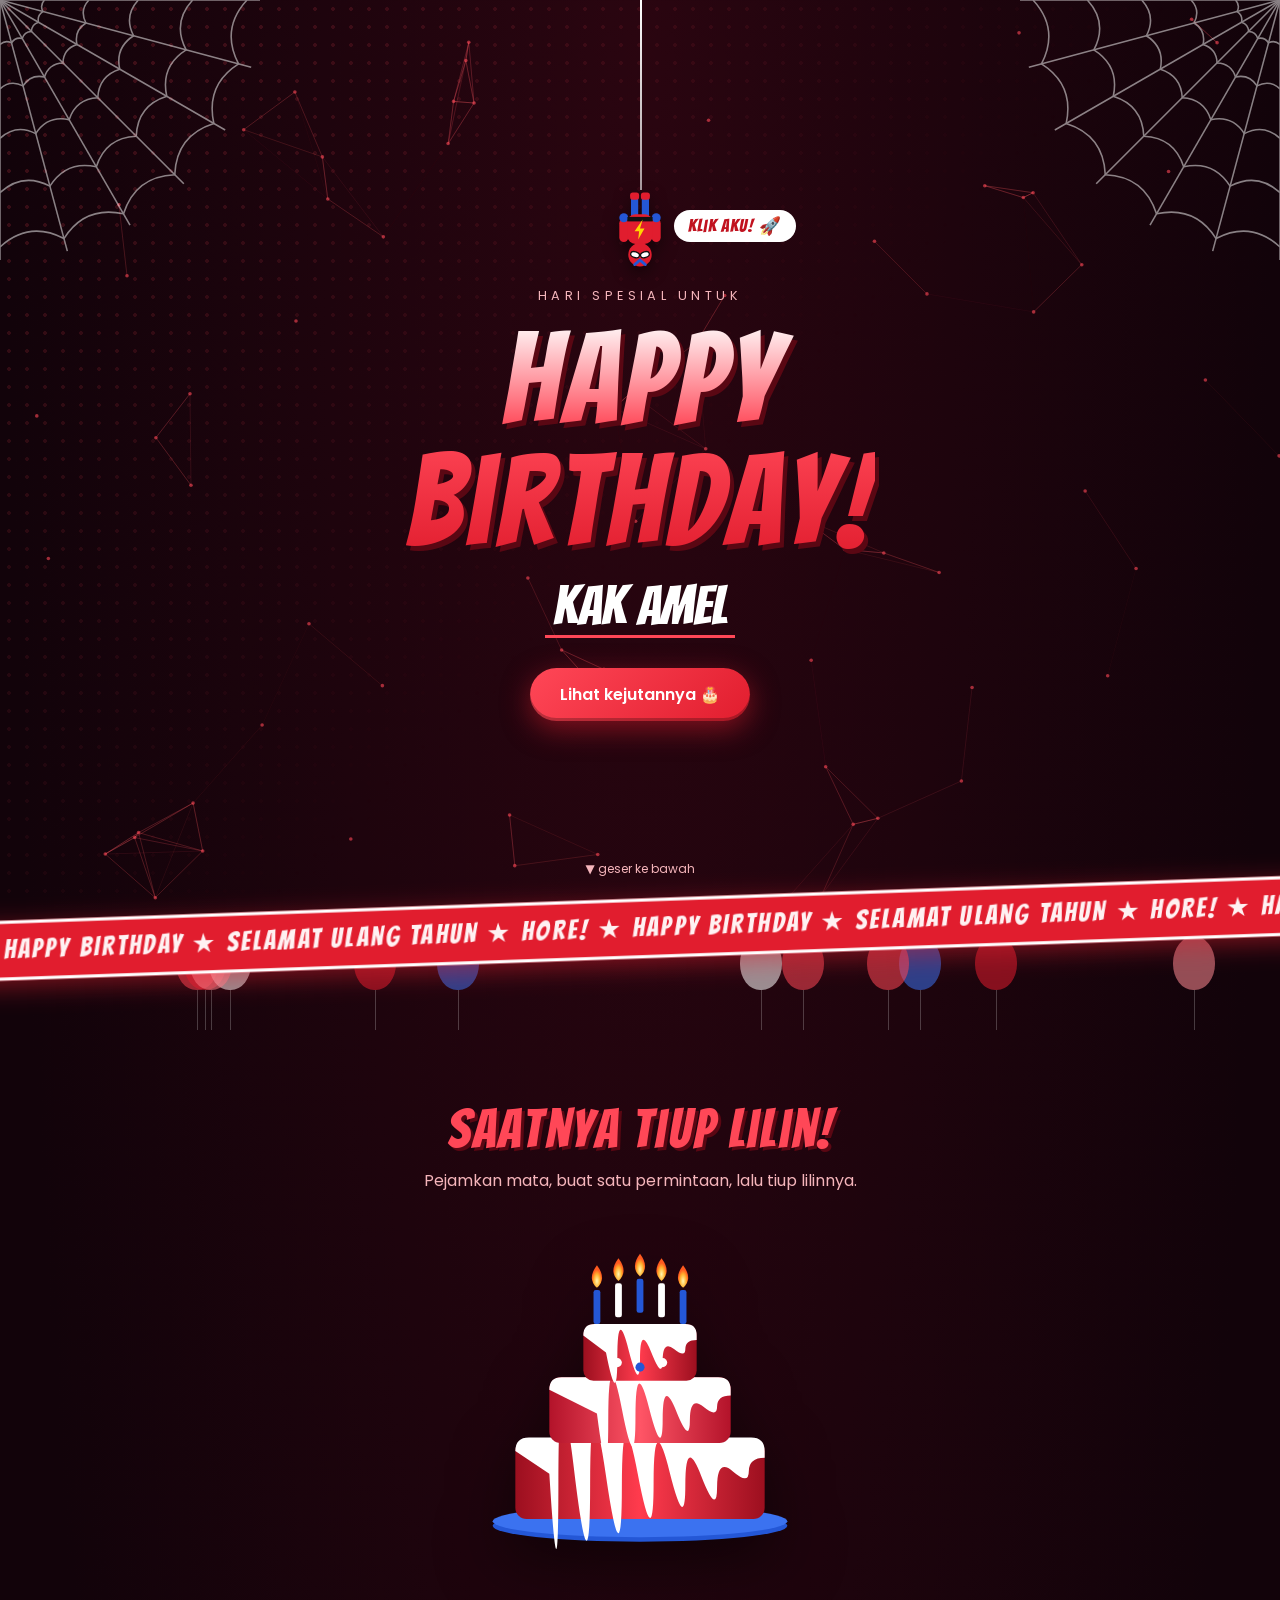
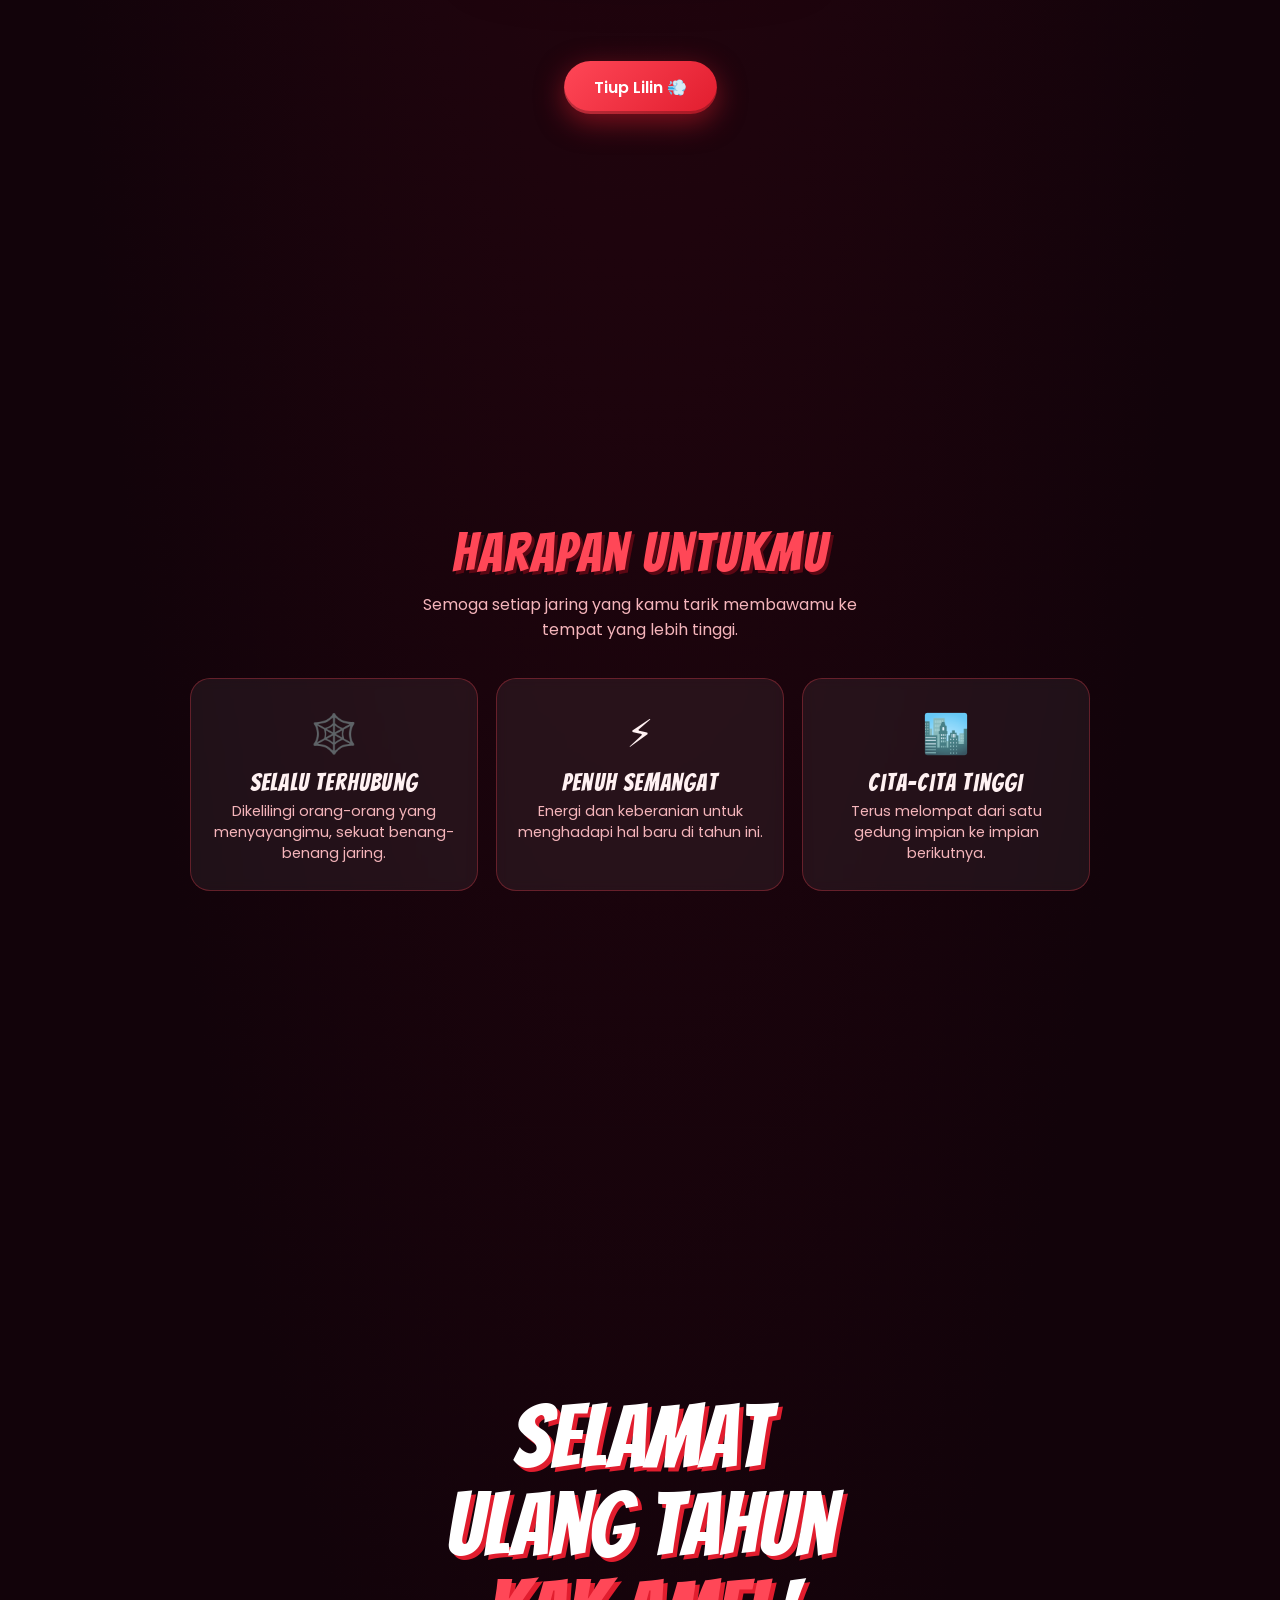
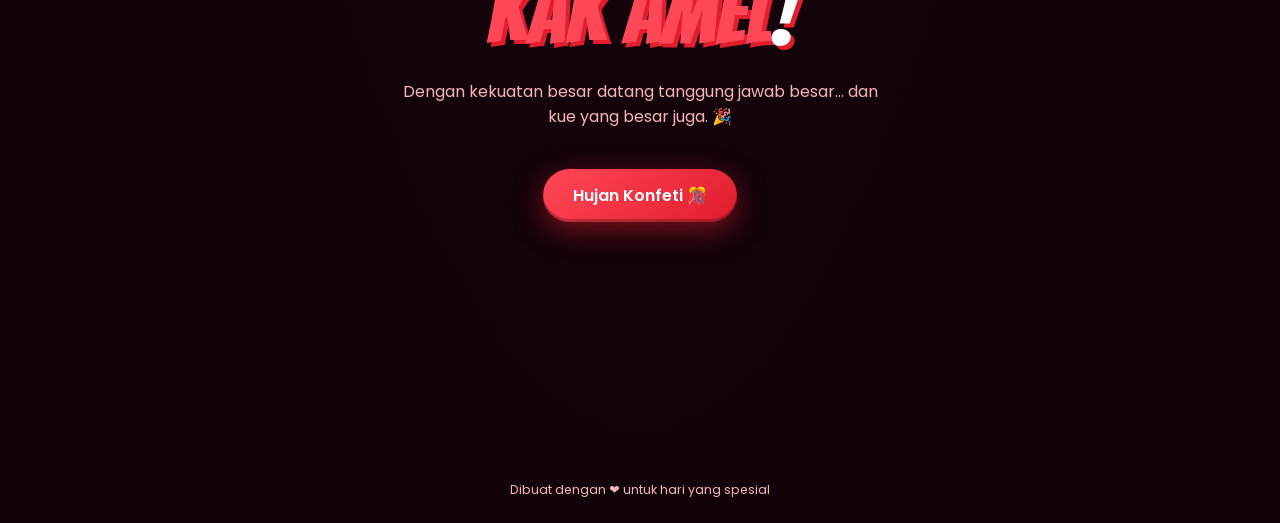
<file: index.html>
<!DOCTYPE html>
<html lang="id">
<head>
<meta charset="UTF-8">
<meta name="viewport" content="width=device-width, initial-scale=1, viewport-fit=cover">
<title>Selamat Ulang Tahun!</title>
<link href="https://fonts.googleapis.com/css2?family=Bangers&family=Poppins:wght@400;600&display=swap" rel="stylesheet">
<style>
:root{--bg:#12030a;--bg2:#2a0510;--red:#e11d2e;--red2:#ff4757;--blue:#2457d6;--text:#fff1f2;--muted:#f5b5bb;--card:rgba(255,255,255,.06);
box-sizing:border-box;padding-top:env(safe-area-inset-top,0px);padding-bottom:env(safe-area-inset-bottom,0px)}
html{color-scheme:dark;scroll-behavior:smooth}
*{box-sizing:border-box;margin:0}
body{background:radial-gradient(ellipse at 50% 0%,var(--bg2),var(--bg) 70%);color:var(--text);font-family:'Poppins',system-ui,sans-serif;overflow-x:hidden;min-height:100vh}
canvas#bg{position:fixed;inset:0;z-index:0;pointer-events:none}
canvas#fx{position:fixed;inset:0;z-index:50;pointer-events:none}
section{position:relative;z-index:1;min-height:100vh;display:flex;flex-direction:column;align-items:center;justify-content:center;padding:70px 20px;text-align:center}
.corner{position:fixed;top:0;width:min(46vw,260px);z-index:1;opacity:.5;pointer-events:none}
.corner.l{left:0}.corner.r{right:0;transform:scaleX(-1)}
.thread{position:fixed;top:0;left:50%;z-index:2;width:2px;height:0;background:linear-gradient(#fff,#ffffff99);transform-origin:top center;animation:drop 2.6s .4s cubic-bezier(.3,1.4,.5,1) forwards,swing 4s 3s ease-in-out infinite}
.thread svg{position:absolute;bottom:-80px;left:-27px;width:54px;cursor:pointer;pointer-events:auto;filter:drop-shadow(0 6px 8px rgba(0,0,0,.5));transition:transform .2s}.thread svg:hover{transform:scale(1.12)}
@keyframes drop{to{height:min(26vh,190px)}}
@keyframes swing{0%,100%{transform:rotate(-5deg)}50%{transform:rotate(5deg)}}
.eyebrow{letter-spacing:.35em;font-size:.8rem;color:var(--muted);text-transform:uppercase;margin-top:12vh}
h1{font-family:'Bangers',Impact,sans-serif;font-weight:400;font-size:clamp(3rem,13vw,8rem);line-height:.95;letter-spacing:.03em;margin:14px 0;
background:linear-gradient(180deg,#fff 0%,var(--red2) 45%,var(--red) 100%);-webkit-background-clip:text;background-clip:text;color:transparent;
filter:drop-shadow(4px 5px 0 #5a0713);animation:pop 1s .2s both cubic-bezier(.2,1.6,.4,1)}
@keyframes pop{from{transform:scale(.3) rotate(-8deg);opacity:0}}
#nama{display:inline-block;font-family:'Bangers',Impact,sans-serif;font-size:clamp(1.8rem,7vw,3.4rem);color:#fff;border-bottom:3px solid var(--red2);padding:0 8px}
.hint{font-size:.72rem;color:var(--muted);margin-top:6px;opacity:.7}
.btn{margin-top:30px;border:0;cursor:pointer;font:600 1rem 'Poppins',sans-serif;color:#fff;padding:14px 30px;border-radius:50px;background:linear-gradient(135deg,var(--red2),var(--red));box-shadow:0 8px 28px rgba(225,29,46,.5),inset 0 -3px 0 rgba(0,0,0,.25);transition:transform .2s,box-shadow .2s}
.btn:hover{transform:translateY(-3px) scale(1.04)}.btn:active{transform:scale(.96)}
.btn.blue{background:linear-gradient(135deg,#3b72f0,var(--blue));box-shadow:0 8px 28px rgba(36,87,214,.45)}
.scroll{position:absolute;bottom:22px;font-size:.75rem;color:var(--muted);animation:bob 1.6s infinite}
@keyframes bob{50%{transform:translateY(8px)}}
h2{font-family:'Bangers',Impact,sans-serif;font-weight:400;font-size:clamp(2rem,7vw,3.4rem);letter-spacing:.04em;color:var(--red2);text-shadow:3px 3px 0 #5a0713;margin-bottom:10px}
p.sub{color:var(--muted);max-width:480px;margin-bottom:10px}
.cake{width:min(86vw,340px);margin-top:10px;filter:drop-shadow(0 20px 30px rgba(0,0,0,.5))}
.cake .tier{transform-box:fill-box;transform-origin:center bottom;animation:rise .9s both cubic-bezier(.2,1.4,.4,1);animation-play-state:paused}
.go .tier{animation-play-state:running}
.go .t1{animation-delay:.1s}.go .t2{animation-delay:.5s}.go .t3{animation-delay:.9s}.go .can{animation-delay:1.4s}
@keyframes rise{from{transform:translateY(-120px) scaleY(.4);opacity:0}}
.can{transform-box:fill-box;transform-origin:center bottom;animation:rise .6s both;animation-play-state:paused}
.flame{transform-box:fill-box;transform-origin:50% 100%;animation:flick .35s infinite alternate ease-in-out;transition:opacity .4s,transform .4s}
.flame:nth-of-type(odd){animation-duration:.28s}
@keyframes flick{from{transform:scale(1,1) rotate(-4deg)}to{transform:scale(.85,1.2) rotate(4deg)}}
.out .flame{opacity:0;transform:scale(0);animation:none}
.smoke{opacity:0}.out .smoke{animation:smoke 2s ease-out forwards}
@keyframes smoke{from{opacity:.7;transform:translateY(0)}to{opacity:0;transform:translateY(-40px)}}
.msg{margin-top:18px;min-height:60px;font-size:1.05rem;color:#fff;max-width:420px;opacity:0;transform:translateY(14px);transition:all .8s}
.msg.show{opacity:1;transform:none}
.cards{display:grid;gap:18px;grid-template-columns:repeat(auto-fit,minmax(220px,1fr));max-width:900px;width:100%;margin-top:26px}
.card{background:var(--card);border:1px solid rgba(255,71,87,.3);border-radius:20px;padding:26px 20px;backdrop-filter:blur(6px);transition:transform .3s,border-color .3s,box-shadow .3s}
.card:hover{transform:translateY(-8px) rotate(-1deg);border-color:var(--red2);box-shadow:0 14px 34px rgba(225,29,46,.35)}
.card .ic{font-size:2.4rem;margin-bottom:8px}
.card h3{font-family:'Bangers',Impact,sans-serif;font-weight:400;letter-spacing:.05em;font-size:1.5rem;margin-bottom:6px}
.card p{font-size:.9rem;color:var(--muted)}
.rv{opacity:0;transform:translateY(40px);transition:opacity .8s,transform .8s}
.rv.in{opacity:1;transform:none}
.big{font-family:'Bangers',Impact,sans-serif;font-size:clamp(2.4rem,10vw,5.5rem);line-height:1;color:#fff;text-shadow:4px 4px 0 var(--red)}
footer{position:relative;z-index:1;text-align:center;padding:24px;font-size:.78rem;color:var(--muted)}
.thread.climb{animation:climb 1.8s cubic-bezier(.5,0,.8,.4) forwards}.thread.climb svg{animation:spin 1.8s linear}.thread.climb .bubble{display:none}
@keyframes climb{to{height:0}}@keyframes spin{to{transform:rotate(720deg)}}
.bubble{position:absolute;bottom:-52px;left:34px;white-space:nowrap;background:#fff;color:#c1121f;font:400 1.1rem 'Bangers',sans-serif;letter-spacing:.05em;padding:6px 14px;border-radius:16px;opacity:0;animation:bub .5s 3.4s forwards,bob 1.6s 4s infinite;pointer-events:none}
@keyframes bub{from{opacity:0;transform:scale(.4)}to{opacity:1;transform:scale(1)}}
.pow{position:fixed;z-index:70;width:150px;height:150px;display:flex;align-items:center;justify-content:center;background:#ffd400;color:#c1121f;font:400 1.6rem 'Bangers',Impact,sans-serif;letter-spacing:.05em;pointer-events:none;animation:pw 1.1s forwards}
@keyframes pw{0%{transform:translate(-50%,-50%) scale(0) rotate(-20deg)}30%{transform:translate(-50%,-50%) scale(1.2) rotate(6deg)}100%{transform:translate(-50%,-50%) scale(1) rotate(-4deg);opacity:0}}
body::after{content:"";position:fixed;inset:0;z-index:0;pointer-events:none;background-image:radial-gradient(rgba(255,71,87,.2) 1.6px,transparent 2.2px);background-size:18px 18px;-webkit-mask-image:linear-gradient(135deg,#000,transparent 55%);mask-image:linear-gradient(135deg,#000,transparent 55%)}
#bar{position:fixed;top:0;left:0;height:4px;width:0;z-index:60;background:linear-gradient(90deg,#fff,#ff4757,#e11d2e)}
.ticker{position:relative;z-index:2;overflow:hidden;background:var(--red);transform:rotate(-2deg) scale(1.05);padding:10px 0;box-shadow:0 6px 24px rgba(225,29,46,.5);border-block:3px solid #fff}
.ticker div{display:inline-block;white-space:nowrap;font:400 1.6rem 'Bangers',Impact,sans-serif;letter-spacing:.1em;animation:tk 16s linear infinite}
@keyframes tk{to{transform:translateX(-50%)}}
.bl{position:fixed;bottom:-90px;width:42px;height:54px;border-radius:50% 50% 48% 48%;z-index:0;opacity:.55;pointer-events:none;animation:fl linear infinite}
.bl::after{content:"";position:absolute;left:50%;top:100%;width:1px;height:40px;background:#fff6}
@keyframes fl{0%{transform:translate(0,0) scale(var(--s))}50%{transform:translate(30px,-60vh) scale(var(--s))}100%{transform:translate(-20px,-125vh) scale(var(--s))}}
@media(prefers-reduced-motion:reduce){*{animation-duration:.01s!important;transition-duration:.01s!important}}
</style>
</head>
<body>
<canvas id="bg"></canvas><canvas id="fx"></canvas>

<svg class="corner l" viewBox="0 0 200 200" fill="none" stroke="#fff" stroke-width="1.2"><g id="web"></g></svg>
<svg class="corner r" viewBox="0 0 200 200" fill="none" stroke="#fff" stroke-width="1.2"><use href="#web"/></svg>

<div class="thread"><svg viewBox="0 0 60 90"><g transform="rotate(180 30 45)"><rect x="20" y="58" width="8" height="26" rx="3" fill="#2457d6"/><rect x="32" y="58" width="8" height="26" rx="3" fill="#2457d6"/><rect x="19" y="78" width="10" height="8" rx="3" fill="#e11d2e"/><rect x="31" y="78" width="10" height="8" rx="3" fill="#e11d2e"/><rect x="7" y="31" width="10" height="26" rx="5" fill="#e11d2e"/><rect x="43" y="31" width="10" height="26" rx="5" fill="#e11d2e"/><circle cx="12" cy="58" r="5" fill="#2457d6"/><circle cx="48" cy="58" r="5" fill="#2457d6"/><rect x="16" y="29" width="28" height="33" rx="9" fill="#e11d2e"/><rect x="16" y="54" width="28" height="5" fill="#111"/><polygon points="32,34 25,46 30,46 27,56 36,43 31,43" fill="#ffd400"/><circle cx="30" cy="17" r="13" fill="#e11d2e"/><path d="M24 6l6 5 6-5" fill="none" stroke="#2457d6" stroke-width="3" stroke-linecap="round"/><ellipse cx="24.5" cy="17" rx="5" ry="3.2" transform="rotate(-18 24.5 17)" fill="#fff" stroke="#111" stroke-width="1.4"/><ellipse cx="35.5" cy="17" rx="5" ry="3.2" transform="rotate(18 35.5 17)" fill="#fff" stroke="#111" stroke-width="1.4"/></g></svg><div class="bubble">Klik aku! 🚀</div></div>

<section id="hero">
  <div class="eyebrow">Hari spesial untuk</div>
  <h1>Happy<br>Birthday!</h1>
  <div id="nama">Kak Amel</div>
  
  <button class="btn" onclick="go('kue')">Lihat kejutannya 🎂</button>
  <div class="scroll">▼ geser ke bawah</div>
</section>

<div id="bar"></div>
<div class="ticker"><div>★ HAPPY BIRTHDAY ★ SELAMAT ULANG TAHUN ★ HORE! ★ HAPPY BIRTHDAY ★ SELAMAT ULANG TAHUN ★ HORE! ★ HAPPY BIRTHDAY ★ SELAMAT ULANG TAHUN ★ HORE! ★ HAPPY BIRTHDAY ★ SELAMAT ULANG TAHUN ★ HORE! </div></div>
<section id="kue">
  <h2 class="rv">Saatnya Tiup Lilin!</h2>
  <p class="sub rv">Pejamkan mata, buat satu permintaan, lalu tiup lilinnya.</p>
  <svg class="cake" id="cake" viewBox="0 0 300 300">
    <defs>
      <linearGradient id="r1" x1="0" x2="1"><stop offset="0" stop-color="#9c0f1f"/><stop offset=".5" stop-color="#ff3b4d"/><stop offset="1" stop-color="#9c0f1f"/></linearGradient>
      <linearGradient id="r2" x1="0" x2="1"><stop offset="0" stop-color="#b3132a"/><stop offset=".5" stop-color="#ff5566"/><stop offset="1" stop-color="#b3132a"/></linearGradient>
      <radialGradient id="fl" cx=".5" cy=".7"><stop offset="0" stop-color="#fff7b0"/><stop offset=".6" stop-color="#ffb02e"/><stop offset="1" stop-color="#ff5a1f"/></radialGradient>
    </defs>
    <ellipse cx="150" cy="276" rx="130" ry="14" fill="#2457d6"/><ellipse cx="150" cy="272" rx="130" ry="14" fill="#3b72f0"/>
    <g class="tier t1"><rect x="40" y="200" width="220" height="70" rx="10" fill="url(#r1)"/>
      <path d="M40 210q0-12 12-12h196q12 0 12 12v6q-14 0-14 12t-14 0-14 14-14-10-14 8-14-12-14 10-14-8-14 12-14-10-14 8-14-12-14 8-8-6z" fill="#fff"/></g>
    <g class="tier t2"><rect x="70" y="145" width="160" height="58" rx="10" fill="url(#r2)"/>
      <path d="M70 156q0-11 11-11h138q11 0 11 11v5q-12 0-12 10t-12 0-12 12-12-8-12 7-12-10-12 8-12-7-12 10-10-6z" fill="#fff"/></g>
    <g class="tier t3"><rect x="100" y="98" width="100" height="50" rx="9" fill="url(#r1)"/>
      <path d="M100 108q0-10 10-10h80q10 0 10 10v4q-10 0-10 8t-10 0-10 10-10-7-10 6-10-8-10 7-10-5z" fill="#fff"/>
      <circle cx="130" cy="132" r="4" fill="#fff"/><circle cx="150" cy="136" r="4" fill="#2457d6"/><circle cx="170" cy="132" r="4" fill="#fff"/></g>
    <g id="candles"></g>
  </svg>
  <div class="msg" id="msg"></div>
  <button class="btn" id="blow">Tiup Lilin 💨</button>
  <button class="btn blue" id="again" style="display:none">Nyalakan lagi 🔥</button>
</section>

<section id="doa">
  <h2 class="rv">Harapan Untukmu</h2>
  <p class="sub rv">Semoga setiap jaring yang kamu tarik membawamu ke tempat yang lebih tinggi.</p>
  <div class="cards">
    <div class="card rv"><div class="ic">🕸️</div><h3>Selalu Terhubung</h3><p>Dikelilingi orang-orang yang menyayangimu, sekuat benang-benang jaring.</p></div>
    <div class="card rv"><div class="ic">⚡</div><h3>Penuh Semangat</h3><p>Energi dan keberanian untuk menghadapi hal baru di tahun ini.</p></div>
    <div class="card rv"><div class="ic">🏙️</div><h3>Cita-cita Tinggi</h3><p>Terus melompat dari satu gedung impian ke impian berikutnya.</p></div>
  </div>
</section>

<section id="akhir">
  <div class="rv big">Selamat<br>Ulang Tahun<br><span id="nama2" style="color:var(--red2)">Kak Amel</span>!</div>
  <p class="sub rv" style="margin-top:22px">Dengan kekuatan besar datang tanggung jawab besar… dan kue yang besar juga. 🎉</p>
  <button class="btn rv" onclick="boom(innerWidth/2,innerHeight/2,160)">Hujan Konfeti 🎊</button>
</section>
<footer>Dibuat dengan ❤️ untuk hari yang spesial</footer>

<script>
const $=s=>document.querySelector(s);
const go=id=>document.getElementById(id).scrollIntoView({behavior:'smooth'});

// Nama (bisa lewat link: ...#Budi)
const nm=$('#nama'),nm2=$('#nama2');





// Sarang laba-laba di pojok
(function(){
  let s='';const c=100,R=[18,36,56,78,100];
  for(let i=0;i<=6;i++){const a=i/6*Math.PI/2;s+=`<line x1="0" y1="0" x2="${(Math.cos(a)*200).toFixed(1)}" y2="${(Math.sin(a)*200).toFixed(1)}"/>`}
  R.forEach(r=>{r*=1.9;let d='M'+r+' 0';for(let i=1;i<=6;i++){const a=i/6*Math.PI/2,pa=(i-.5)/6*Math.PI/2,rr=r*.9;
    d+=`Q${(Math.cos(pa)*rr).toFixed(1)} ${(Math.sin(pa)*rr).toFixed(1)} ${(Math.cos(a)*r).toFixed(1)} ${(Math.sin(a)*r).toFixed(1)}`}
    s+=`<path d="${d}"/>`});
  $('#web').innerHTML=s;
})();

// Lilin
const cg=$('#candles');let cs='';
[[112,98],[131,92],[150,88],[169,92],[188,98]].forEach(([x,y],i)=>{
  cs+=`<g class="can tier" style="animation-delay:${1.4+i*.08}s"><rect x="${x-3}" y="${y-30}" width="6" height="30" rx="2" fill="${i%2?'#fff':'#2457d6'}"/>
  <path class="flame" d="M${x} ${y-52}q9 12 0 20q-9-8 0-20z" fill="url(#fl)"/>
  <path class="smoke" d="M${x} ${y-40}q-8-10 0-20t0-20" fill="none" stroke="#ddd" stroke-width="2"/></g>`});
cg.innerHTML=cs;

// Animasi muncul saat scroll
const io=new IntersectionObserver(es=>es.forEach(e=>{if(e.isIntersecting){e.target.classList.add('in');if(e.target.id==='cake')e.target.classList.add('go')}}),{threshold:.25});
document.querySelectorAll('.rv').forEach((el,i)=>{el.style.transitionDelay=(i%3)*.12+'s';io.observe(el)});
io.observe($('#cake'));

// Tiup lilin
const wishes=['Semoga semua impianmu terkabul! ✨','Tahun ini penuh petualangan seru! 🕷️','Sehat, bahagia, dan sukses selalu! ❤️'];
$('#blow').onclick=()=>{
  $('#cake').classList.add('out');
  const r=$('#cake').getBoundingClientRect();boom(r.left+r.width/2,r.top+r.height*.3,140);
  const m=$('#msg');m.textContent=wishes[Math.floor(Math.random()*wishes.length)];m.classList.add('show');
  $('#blow').style.display='none';$('#again').style.display='inline-block';
};
$('#again').onclick=()=>{$('#cake').classList.remove('out');$('#msg').classList.remove('show');$('#again').style.display='none';$('#blow').style.display='inline-block'};

// Konfeti
const fx=$('#fx'),fc=fx.getContext('2d');let P=[];
function sz(){for(const c of [fx,bg]){c.width=innerWidth;c.height=innerHeight}}
const bg=$('#bg'),bc=bg.getContext('2d');sz();addEventListener('resize',sz);
function boom(x,y,n){const col=['#ff4757','#e11d2e','#fff','#3b72f0','#ffd1d5'];
  for(let i=0;i<n;i++){const a=Math.random()*Math.PI*2,v=4+Math.random()*9;
    P.push({x,y,vx:Math.cos(a)*v,vy:Math.sin(a)*v-5,w:6+Math.random()*6,h:3+Math.random()*4,r:Math.random()*6,vr:(Math.random()-.5)*.4,c:col[i%5],life:1})}}
(function loop(){fc.clearRect(0,0,fx.width,fx.height);
  P=P.filter(p=>p.life>0);
  P.forEach(p=>{p.vy+=.25;p.vx*=.99;p.x+=p.vx;p.y+=p.vy;p.r+=p.vr;p.life-=.007;
    fc.save();fc.globalAlpha=Math.max(p.life,0);fc.translate(p.x,p.y);fc.rotate(p.r);fc.fillStyle=p.c;fc.fillRect(-p.w/2,-p.h/2,p.w,p.h);fc.restore()});
  requestAnimationFrame(loop)})();

// Latar jaring bergerak, bereaksi pada sentuhan/mouse
const N=[],M={x:-999,y:-999};
const cnt=()=>Math.min(70,Math.floor(innerWidth*innerHeight/16000));
for(let i=0;i<cnt();i++)N.push({x:Math.random()*innerWidth,y:Math.random()*innerHeight,vx:(Math.random()-.5)*.4,vy:(Math.random()-.5)*.4});
addEventListener('pointermove',e=>{M.x=e.clientX;M.y=e.clientY});
function star(n,a,b){const s=[];for(let i=0;i<n*2;i++){const r=i%2?a:b,t=i/(n*2)*Math.PI*2;s.push((50+Math.cos(t)*r).toFixed(1)+'% '+(50+Math.sin(t)*r).toFixed(1)+'%')}return 'polygon('+s.join(',')+')'}
const SP=star(12,32,50),W=['POW!','WOW!','YEAY!','BOOM!','ZAP!','HORE!'];
function pow(x,y,t){const d=document.createElement('div');d.className='pow';d.textContent=t;d.style.left=x+'px';d.style.top=y+'px';d.style.clipPath=SP;document.body.appendChild(d);setTimeout(()=>d.remove(),1150)}

// Pahlawan di benang: klik untuk memanjat naik, lalu turun lagi
const th=$('.thread'),hv=th.querySelector('svg');let busy=false;
hv.addEventListener('click',()=>{if(busy)return;busy=true;
  const r=hv.getBoundingClientRect();pow(r.left+r.width/2,r.top+r.height/2,'THWIP!');
  th.classList.add('climb');
  setTimeout(()=>{th.style.display='none'},1900)});

// Balon naik & progress scroll
(function(){const c=['#ff4757','#e11d2e','#3b72f0','#fff','#ff8a94'];for(let i=0;i<12;i++){const b=document.createElement('div');b.className='bl';b.style.cssText='left:'+(Math.random()*96)+'%;background:'+c[i%5]+';animation-duration:'+(10+Math.random()*10)+'s;animation-delay:-'+(Math.random()*14)+'s;--s:'+(.7+Math.random()*.6);document.body.appendChild(b)}})();
addEventListener('scroll',()=>{$('#bar').style.width=scrollY/(document.documentElement.scrollHeight-innerHeight)*100+'%'},{passive:true});
(function draw(){bc.clearRect(0,0,bg.width,bg.height);
  N.forEach(a=>{a.x+=a.vx;a.y+=a.vy;if(a.x<0||a.x>bg.width)a.vx*=-1;if(a.y<0||a.y>bg.height)a.vy*=-1;
    bc.fillStyle='rgba(255,71,87,.6)';bc.beginPath();bc.arc(a.x,a.y,1.8,0,7);bc.fill();
    N.forEach(b=>{const d=Math.hypot(a.x-b.x,a.y-b.y);if(d<120){bc.strokeStyle=`rgba(255,90,100,${(1-d/120)*.28})`;bc.beginPath();bc.moveTo(a.x,a.y);bc.lineTo(b.x,b.y);bc.stroke()}});
    const dm=Math.hypot(a.x-M.x,a.y-M.y);if(dm<160){bc.strokeStyle=`rgba(255,255,255,${(1-dm/160)*.5})`;bc.beginPath();bc.moveTo(a.x,a.y);bc.lineTo(M.x,M.y);bc.stroke()}});
  requestAnimationFrame(draw)})();
</script>
</body>
</html>
</file>
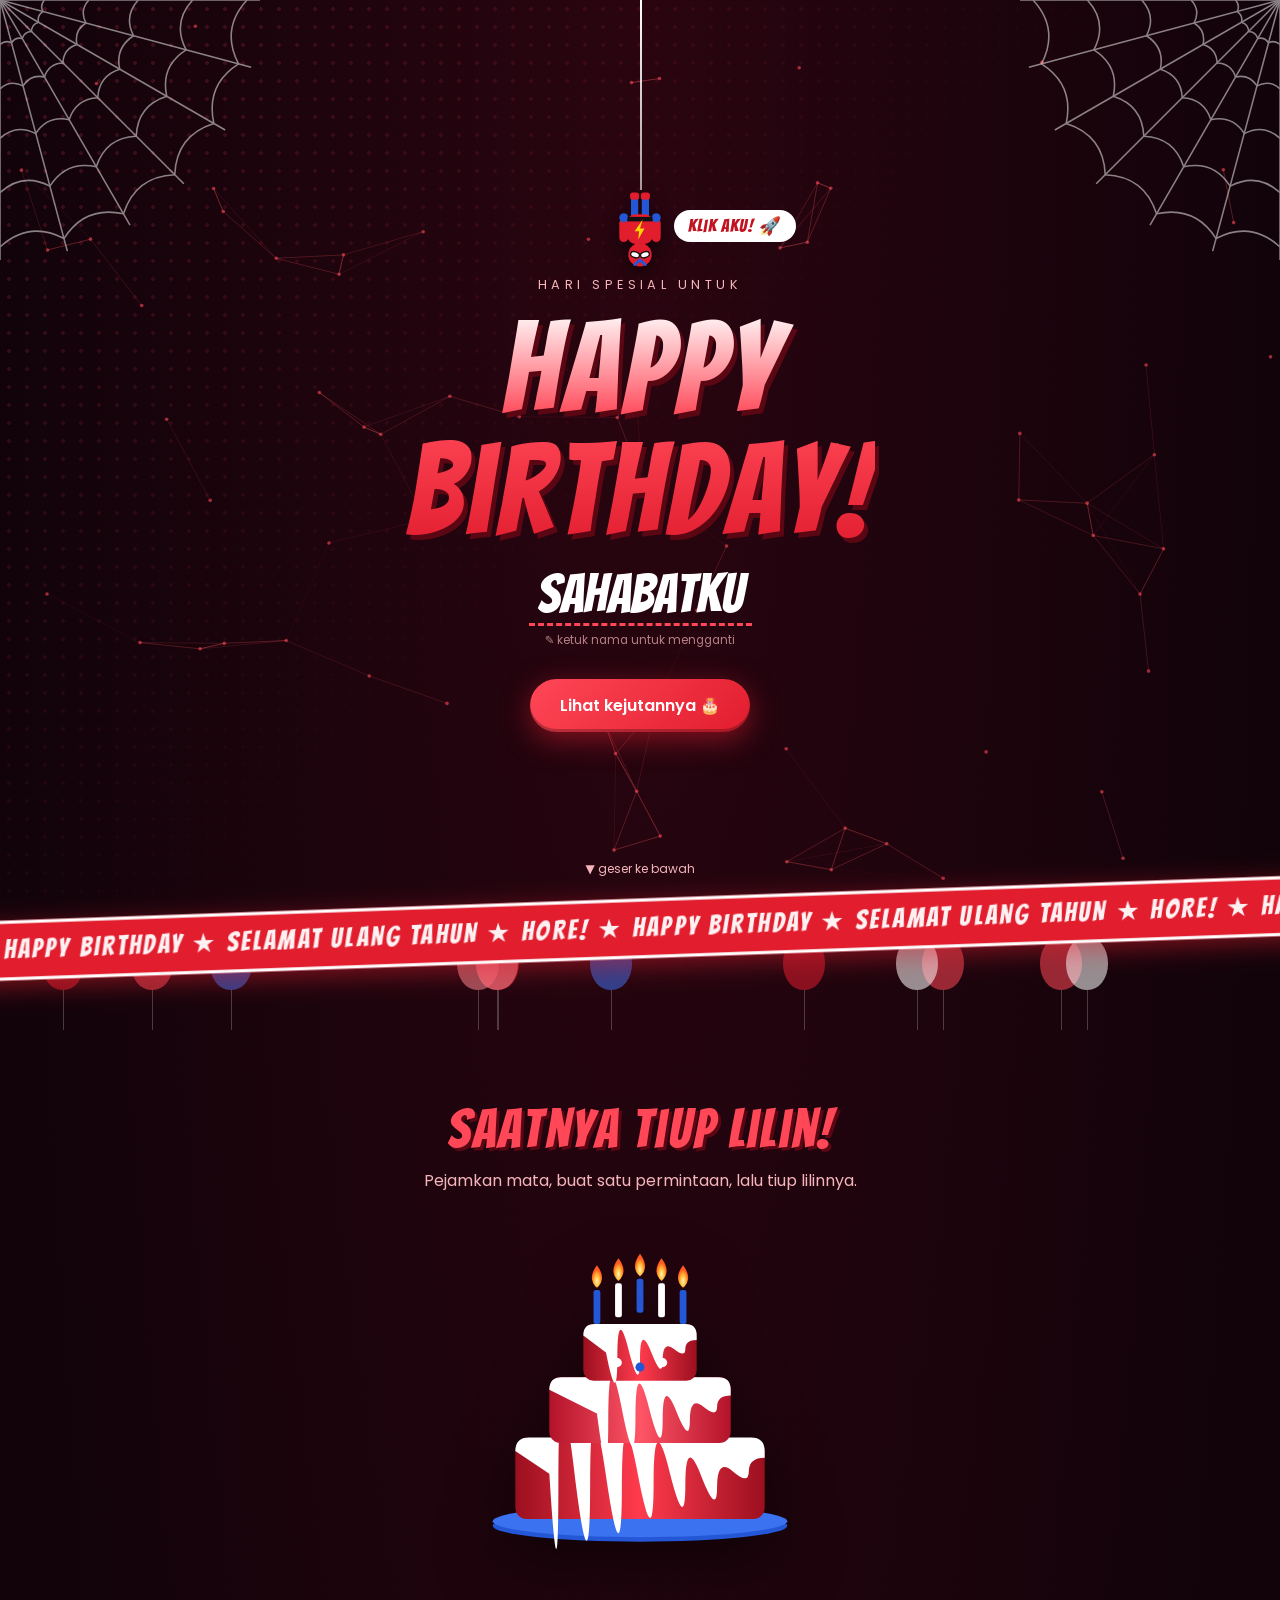
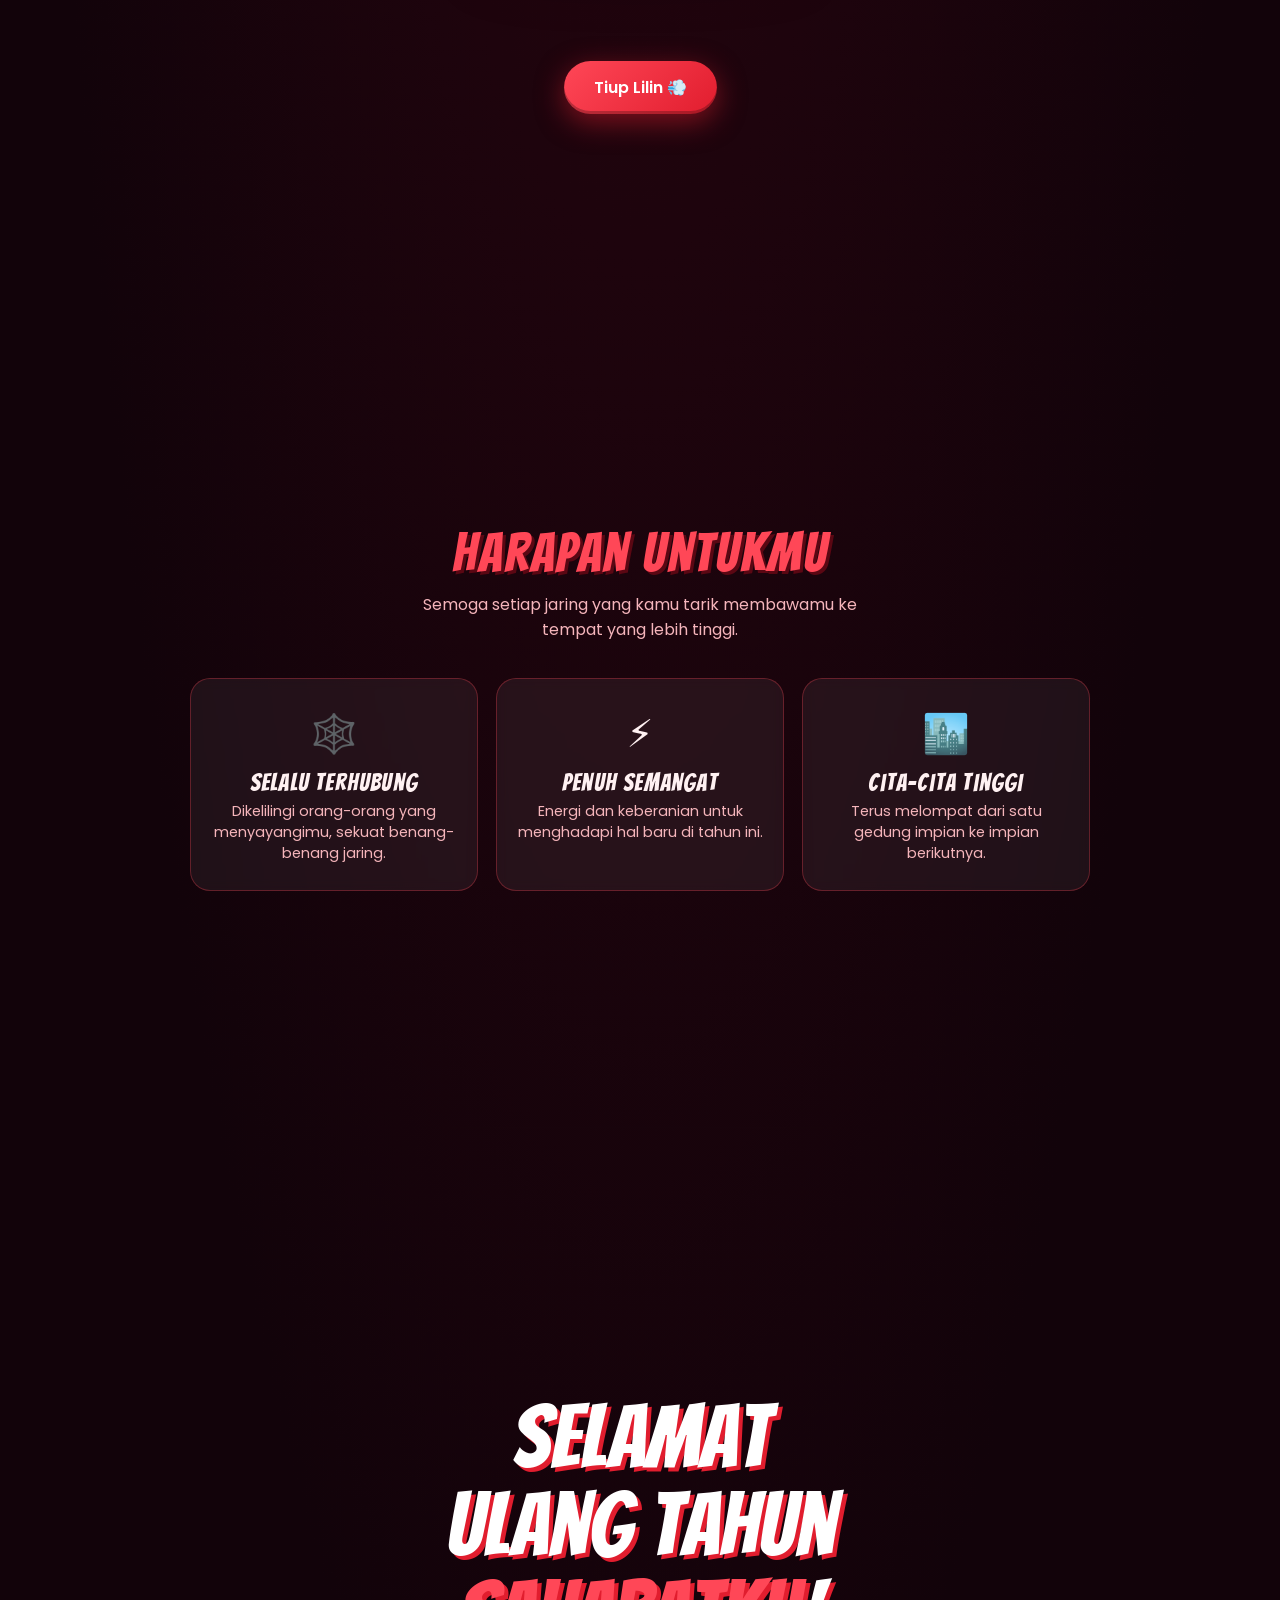
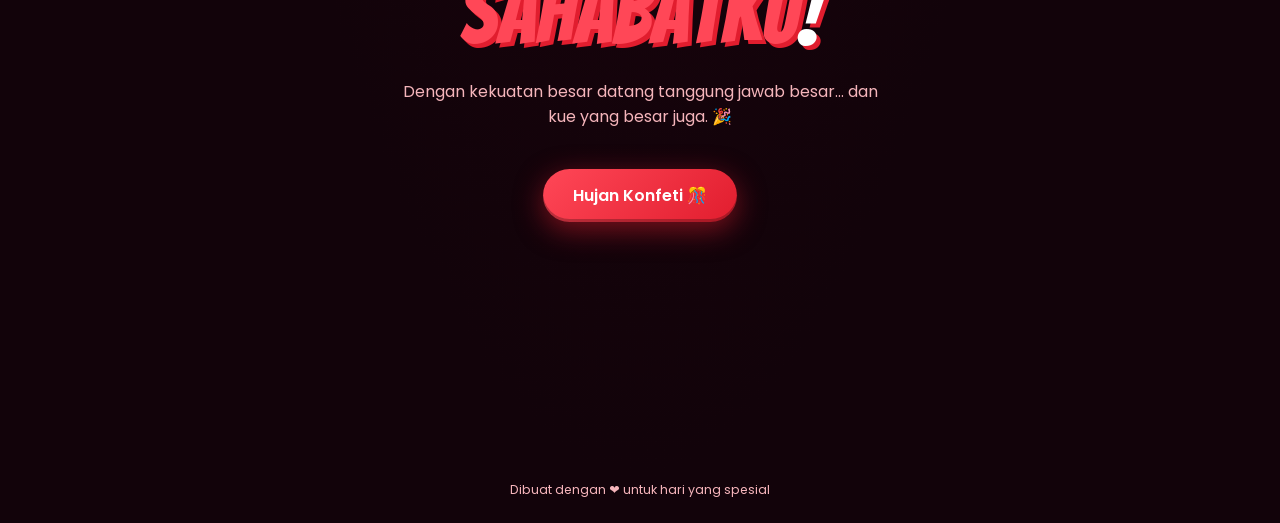
<file: ulang-tahun.html>
<!DOCTYPE html>
<html lang="id">
<head>
<meta charset="UTF-8">
<meta name="viewport" content="width=device-width, initial-scale=1, viewport-fit=cover">
<title>Selamat Ulang Tahun!</title>
<link href="https://fonts.googleapis.com/css2?family=Bangers&family=Poppins:wght@400;600&display=swap" rel="stylesheet">
<style>
:root{--bg:#12030a;--bg2:#2a0510;--red:#e11d2e;--red2:#ff4757;--blue:#2457d6;--text:#fff1f2;--muted:#f5b5bb;--card:rgba(255,255,255,.06);
box-sizing:border-box;padding-top:env(safe-area-inset-top,0px);padding-bottom:env(safe-area-inset-bottom,0px)}
html{color-scheme:dark;scroll-behavior:smooth}
*{box-sizing:border-box;margin:0}
body{background:radial-gradient(ellipse at 50% 0%,var(--bg2),var(--bg) 70%);color:var(--text);font-family:'Poppins',system-ui,sans-serif;overflow-x:hidden;min-height:100vh}
canvas#bg{position:fixed;inset:0;z-index:0;pointer-events:none}
canvas#fx{position:fixed;inset:0;z-index:50;pointer-events:none}
section{position:relative;z-index:1;min-height:100vh;display:flex;flex-direction:column;align-items:center;justify-content:center;padding:70px 20px;text-align:center}
.corner{position:fixed;top:0;width:min(46vw,260px);z-index:1;opacity:.5;pointer-events:none}
.corner.l{left:0}.corner.r{right:0;transform:scaleX(-1)}
.thread{position:fixed;top:0;left:50%;z-index:2;width:2px;height:0;background:linear-gradient(#fff,#ffffff99);transform-origin:top center;animation:drop 2.6s .4s cubic-bezier(.3,1.4,.5,1) forwards,swing 4s 3s ease-in-out infinite}
.thread svg{position:absolute;bottom:-80px;left:-27px;width:54px;cursor:pointer;pointer-events:auto;filter:drop-shadow(0 6px 8px rgba(0,0,0,.5));transition:transform .2s}.thread svg:hover{transform:scale(1.12)}
@keyframes drop{to{height:min(26vh,190px)}}
@keyframes swing{0%,100%{transform:rotate(-5deg)}50%{transform:rotate(5deg)}}
.eyebrow{letter-spacing:.35em;font-size:.8rem;color:var(--muted);text-transform:uppercase;margin-top:12vh}
h1{font-family:'Bangers',Impact,sans-serif;font-weight:400;font-size:clamp(3rem,13vw,8rem);line-height:.95;letter-spacing:.03em;margin:14px 0;
background:linear-gradient(180deg,#fff 0%,var(--red2) 45%,var(--red) 100%);-webkit-background-clip:text;background-clip:text;color:transparent;
filter:drop-shadow(4px 5px 0 #5a0713);animation:pop 1s .2s both cubic-bezier(.2,1.6,.4,1)}
@keyframes pop{from{transform:scale(.3) rotate(-8deg);opacity:0}}
#nama{display:inline-block;font-family:'Bangers',Impact,sans-serif;font-size:clamp(1.8rem,7vw,3.4rem);color:#fff;border-bottom:3px dashed var(--red2);outline:none;padding:0 8px;cursor:text}
.hint{font-size:.72rem;color:var(--muted);margin-top:6px;opacity:.7}
.btn{margin-top:30px;border:0;cursor:pointer;font:600 1rem 'Poppins',sans-serif;color:#fff;padding:14px 30px;border-radius:50px;background:linear-gradient(135deg,var(--red2),var(--red));box-shadow:0 8px 28px rgba(225,29,46,.5),inset 0 -3px 0 rgba(0,0,0,.25);transition:transform .2s,box-shadow .2s}
.btn:hover{transform:translateY(-3px) scale(1.04)}.btn:active{transform:scale(.96)}
.btn.blue{background:linear-gradient(135deg,#3b72f0,var(--blue));box-shadow:0 8px 28px rgba(36,87,214,.45)}
.scroll{position:absolute;bottom:22px;font-size:.75rem;color:var(--muted);animation:bob 1.6s infinite}
@keyframes bob{50%{transform:translateY(8px)}}
h2{font-family:'Bangers',Impact,sans-serif;font-weight:400;font-size:clamp(2rem,7vw,3.4rem);letter-spacing:.04em;color:var(--red2);text-shadow:3px 3px 0 #5a0713;margin-bottom:10px}
p.sub{color:var(--muted);max-width:480px;margin-bottom:10px}
.cake{width:min(86vw,340px);margin-top:10px;filter:drop-shadow(0 20px 30px rgba(0,0,0,.5))}
.cake .tier{transform-box:fill-box;transform-origin:center bottom;animation:rise .9s both cubic-bezier(.2,1.4,.4,1);animation-play-state:paused}
.go .tier{animation-play-state:running}
.go .t1{animation-delay:.1s}.go .t2{animation-delay:.5s}.go .t3{animation-delay:.9s}.go .can{animation-delay:1.4s}
@keyframes rise{from{transform:translateY(-120px) scaleY(.4);opacity:0}}
.can{transform-box:fill-box;transform-origin:center bottom;animation:rise .6s both;animation-play-state:paused}
.flame{transform-box:fill-box;transform-origin:50% 100%;animation:flick .35s infinite alternate ease-in-out;transition:opacity .4s,transform .4s}
.flame:nth-of-type(odd){animation-duration:.28s}
@keyframes flick{from{transform:scale(1,1) rotate(-4deg)}to{transform:scale(.85,1.2) rotate(4deg)}}
.out .flame{opacity:0;transform:scale(0);animation:none}
.smoke{opacity:0}.out .smoke{animation:smoke 2s ease-out forwards}
@keyframes smoke{from{opacity:.7;transform:translateY(0)}to{opacity:0;transform:translateY(-40px)}}
.msg{margin-top:18px;min-height:60px;font-size:1.05rem;color:#fff;max-width:420px;opacity:0;transform:translateY(14px);transition:all .8s}
.msg.show{opacity:1;transform:none}
.cards{display:grid;gap:18px;grid-template-columns:repeat(auto-fit,minmax(220px,1fr));max-width:900px;width:100%;margin-top:26px}
.card{background:var(--card);border:1px solid rgba(255,71,87,.3);border-radius:20px;padding:26px 20px;backdrop-filter:blur(6px);transition:transform .3s,border-color .3s,box-shadow .3s}
.card:hover{transform:translateY(-8px) rotate(-1deg);border-color:var(--red2);box-shadow:0 14px 34px rgba(225,29,46,.35)}
.card .ic{font-size:2.4rem;margin-bottom:8px}
.card h3{font-family:'Bangers',Impact,sans-serif;font-weight:400;letter-spacing:.05em;font-size:1.5rem;margin-bottom:6px}
.card p{font-size:.9rem;color:var(--muted)}
.rv{opacity:0;transform:translateY(40px);transition:opacity .8s,transform .8s}
.rv.in{opacity:1;transform:none}
.big{font-family:'Bangers',Impact,sans-serif;font-size:clamp(2.4rem,10vw,5.5rem);line-height:1;color:#fff;text-shadow:4px 4px 0 var(--red)}
footer{position:relative;z-index:1;text-align:center;padding:24px;font-size:.78rem;color:var(--muted)}
.thread.climb{animation:climb 1.8s cubic-bezier(.5,0,.8,.4) forwards}.thread.climb svg{animation:spin 1.8s linear}.thread.climb .bubble{display:none}
@keyframes climb{to{height:0}}@keyframes spin{to{transform:rotate(720deg)}}
.bubble{position:absolute;bottom:-52px;left:34px;white-space:nowrap;background:#fff;color:#c1121f;font:400 1.1rem 'Bangers',sans-serif;letter-spacing:.05em;padding:6px 14px;border-radius:16px;opacity:0;animation:bub .5s 3.4s forwards,bob 1.6s 4s infinite;pointer-events:none}
@keyframes bub{from{opacity:0;transform:scale(.4)}to{opacity:1;transform:scale(1)}}
.pow{position:fixed;z-index:70;width:150px;height:150px;display:flex;align-items:center;justify-content:center;background:#ffd400;color:#c1121f;font:400 1.6rem 'Bangers',Impact,sans-serif;letter-spacing:.05em;pointer-events:none;animation:pw 1.1s forwards}
@keyframes pw{0%{transform:translate(-50%,-50%) scale(0) rotate(-20deg)}30%{transform:translate(-50%,-50%) scale(1.2) rotate(6deg)}100%{transform:translate(-50%,-50%) scale(1) rotate(-4deg);opacity:0}}
body::after{content:"";position:fixed;inset:0;z-index:0;pointer-events:none;background-image:radial-gradient(rgba(255,71,87,.2) 1.6px,transparent 2.2px);background-size:18px 18px;-webkit-mask-image:linear-gradient(135deg,#000,transparent 55%);mask-image:linear-gradient(135deg,#000,transparent 55%)}
#bar{position:fixed;top:0;left:0;height:4px;width:0;z-index:60;background:linear-gradient(90deg,#fff,#ff4757,#e11d2e)}
.ticker{position:relative;z-index:2;overflow:hidden;background:var(--red);transform:rotate(-2deg) scale(1.05);padding:10px 0;box-shadow:0 6px 24px rgba(225,29,46,.5);border-block:3px solid #fff}
.ticker div{display:inline-block;white-space:nowrap;font:400 1.6rem 'Bangers',Impact,sans-serif;letter-spacing:.1em;animation:tk 16s linear infinite}
@keyframes tk{to{transform:translateX(-50%)}}
.bl{position:fixed;bottom:-90px;width:42px;height:54px;border-radius:50% 50% 48% 48%;z-index:0;opacity:.55;pointer-events:none;animation:fl linear infinite}
.bl::after{content:"";position:absolute;left:50%;top:100%;width:1px;height:40px;background:#fff6}
@keyframes fl{0%{transform:translate(0,0) scale(var(--s))}50%{transform:translate(30px,-60vh) scale(var(--s))}100%{transform:translate(-20px,-125vh) scale(var(--s))}}
@media(prefers-reduced-motion:reduce){*{animation-duration:.01s!important;transition-duration:.01s!important}}
</style>
</head>
<body>
<canvas id="bg"></canvas><canvas id="fx"></canvas>

<svg class="corner l" viewBox="0 0 200 200" fill="none" stroke="#fff" stroke-width="1.2"><g id="web"></g></svg>
<svg class="corner r" viewBox="0 0 200 200" fill="none" stroke="#fff" stroke-width="1.2"><use href="#web"/></svg>

<div class="thread"><svg viewBox="0 0 60 90"><g transform="rotate(180 30 45)"><rect x="20" y="58" width="8" height="26" rx="3" fill="#2457d6"/><rect x="32" y="58" width="8" height="26" rx="3" fill="#2457d6"/><rect x="19" y="78" width="10" height="8" rx="3" fill="#e11d2e"/><rect x="31" y="78" width="10" height="8" rx="3" fill="#e11d2e"/><rect x="7" y="31" width="10" height="26" rx="5" fill="#e11d2e"/><rect x="43" y="31" width="10" height="26" rx="5" fill="#e11d2e"/><circle cx="12" cy="58" r="5" fill="#2457d6"/><circle cx="48" cy="58" r="5" fill="#2457d6"/><rect x="16" y="29" width="28" height="33" rx="9" fill="#e11d2e"/><rect x="16" y="54" width="28" height="5" fill="#111"/><polygon points="32,34 25,46 30,46 27,56 36,43 31,43" fill="#ffd400"/><circle cx="30" cy="17" r="13" fill="#e11d2e"/><path d="M24 6l6 5 6-5" fill="none" stroke="#2457d6" stroke-width="3" stroke-linecap="round"/><ellipse cx="24.5" cy="17" rx="5" ry="3.2" transform="rotate(-18 24.5 17)" fill="#fff" stroke="#111" stroke-width="1.4"/><ellipse cx="35.5" cy="17" rx="5" ry="3.2" transform="rotate(18 35.5 17)" fill="#fff" stroke="#111" stroke-width="1.4"/></g></svg><div class="bubble">Klik aku! 🚀</div></div>

<section id="hero">
  <div class="eyebrow">Hari spesial untuk</div>
  <h1>Happy<br>Birthday!</h1>
  <div id="nama" contenteditable="true" spellcheck="false">Sahabatku</div>
  <div class="hint">✎ ketuk nama untuk mengganti</div>
  <button class="btn" onclick="go('kue')">Lihat kejutannya 🎂</button>
  <div class="scroll">▼ geser ke bawah</div>
</section>

<div id="bar"></div>
<div class="ticker"><div>★ HAPPY BIRTHDAY ★ SELAMAT ULANG TAHUN ★ HORE! ★ HAPPY BIRTHDAY ★ SELAMAT ULANG TAHUN ★ HORE! ★ HAPPY BIRTHDAY ★ SELAMAT ULANG TAHUN ★ HORE! ★ HAPPY BIRTHDAY ★ SELAMAT ULANG TAHUN ★ HORE! </div></div>
<section id="kue">
  <h2 class="rv">Saatnya Tiup Lilin!</h2>
  <p class="sub rv">Pejamkan mata, buat satu permintaan, lalu tiup lilinnya.</p>
  <svg class="cake" id="cake" viewBox="0 0 300 300">
    <defs>
      <linearGradient id="r1" x1="0" x2="1"><stop offset="0" stop-color="#9c0f1f"/><stop offset=".5" stop-color="#ff3b4d"/><stop offset="1" stop-color="#9c0f1f"/></linearGradient>
      <linearGradient id="r2" x1="0" x2="1"><stop offset="0" stop-color="#b3132a"/><stop offset=".5" stop-color="#ff5566"/><stop offset="1" stop-color="#b3132a"/></linearGradient>
      <radialGradient id="fl" cx=".5" cy=".7"><stop offset="0" stop-color="#fff7b0"/><stop offset=".6" stop-color="#ffb02e"/><stop offset="1" stop-color="#ff5a1f"/></radialGradient>
    </defs>
    <ellipse cx="150" cy="276" rx="130" ry="14" fill="#2457d6"/><ellipse cx="150" cy="272" rx="130" ry="14" fill="#3b72f0"/>
    <g class="tier t1"><rect x="40" y="200" width="220" height="70" rx="10" fill="url(#r1)"/>
      <path d="M40 210q0-12 12-12h196q12 0 12 12v6q-14 0-14 12t-14 0-14 14-14-10-14 8-14-12-14 10-14-8-14 12-14-10-14 8-14-12-14 8-8-6z" fill="#fff"/></g>
    <g class="tier t2"><rect x="70" y="145" width="160" height="58" rx="10" fill="url(#r2)"/>
      <path d="M70 156q0-11 11-11h138q11 0 11 11v5q-12 0-12 10t-12 0-12 12-12-8-12 7-12-10-12 8-12-7-12 10-10-6z" fill="#fff"/></g>
    <g class="tier t3"><rect x="100" y="98" width="100" height="50" rx="9" fill="url(#r1)"/>
      <path d="M100 108q0-10 10-10h80q10 0 10 10v4q-10 0-10 8t-10 0-10 10-10-7-10 6-10-8-10 7-10-5z" fill="#fff"/>
      <circle cx="130" cy="132" r="4" fill="#fff"/><circle cx="150" cy="136" r="4" fill="#2457d6"/><circle cx="170" cy="132" r="4" fill="#fff"/></g>
    <g id="candles"></g>
  </svg>
  <div class="msg" id="msg"></div>
  <button class="btn" id="blow">Tiup Lilin 💨</button>
  <button class="btn blue" id="again" style="display:none">Nyalakan lagi 🔥</button>
</section>

<section id="doa">
  <h2 class="rv">Harapan Untukmu</h2>
  <p class="sub rv">Semoga setiap jaring yang kamu tarik membawamu ke tempat yang lebih tinggi.</p>
  <div class="cards">
    <div class="card rv"><div class="ic">🕸️</div><h3>Selalu Terhubung</h3><p>Dikelilingi orang-orang yang menyayangimu, sekuat benang-benang jaring.</p></div>
    <div class="card rv"><div class="ic">⚡</div><h3>Penuh Semangat</h3><p>Energi dan keberanian untuk menghadapi hal baru di tahun ini.</p></div>
    <div class="card rv"><div class="ic">🏙️</div><h3>Cita-cita Tinggi</h3><p>Terus melompat dari satu gedung impian ke impian berikutnya.</p></div>
  </div>
</section>

<section id="akhir">
  <div class="rv big">Selamat<br>Ulang Tahun<br><span id="nama2" style="color:var(--red2)">Sahabatku</span>!</div>
  <p class="sub rv" style="margin-top:22px">Dengan kekuatan besar datang tanggung jawab besar… dan kue yang besar juga. 🎉</p>
  <button class="btn rv" onclick="boom(innerWidth/2,innerHeight/2,160)">Hujan Konfeti 🎊</button>
</section>
<footer>Dibuat dengan ❤️ untuk hari yang spesial</footer>

<script>
const $=s=>document.querySelector(s);
const go=id=>document.getElementById(id).scrollIntoView({behavior:'smooth'});

// Nama (bisa lewat link: ...#Budi)
const nm=$('#nama'),nm2=$('#nama2');
const h=decodeURIComponent(location.hash.slice(1));
if(h&&!/^comment-/.test(h))nm.textContent=nm2.textContent=h;
nm.addEventListener('input',()=>nm2.textContent=nm.textContent||'Sahabatku');
nm.addEventListener('keydown',e=>{if(e.key==='Enter'){e.preventDefault();nm.blur()}});

// Sarang laba-laba di pojok
(function(){
  let s='';const c=100,R=[18,36,56,78,100];
  for(let i=0;i<=6;i++){const a=i/6*Math.PI/2;s+=`<line x1="0" y1="0" x2="${(Math.cos(a)*200).toFixed(1)}" y2="${(Math.sin(a)*200).toFixed(1)}"/>`}
  R.forEach(r=>{r*=1.9;let d='M'+r+' 0';for(let i=1;i<=6;i++){const a=i/6*Math.PI/2,pa=(i-.5)/6*Math.PI/2,rr=r*.9;
    d+=`Q${(Math.cos(pa)*rr).toFixed(1)} ${(Math.sin(pa)*rr).toFixed(1)} ${(Math.cos(a)*r).toFixed(1)} ${(Math.sin(a)*r).toFixed(1)}`}
    s+=`<path d="${d}"/>`});
  $('#web').innerHTML=s;
})();

// Lilin
const cg=$('#candles');let cs='';
[[112,98],[131,92],[150,88],[169,92],[188,98]].forEach(([x,y],i)=>{
  cs+=`<g class="can tier" style="animation-delay:${1.4+i*.08}s"><rect x="${x-3}" y="${y-30}" width="6" height="30" rx="2" fill="${i%2?'#fff':'#2457d6'}"/>
  <path class="flame" d="M${x} ${y-52}q9 12 0 20q-9-8 0-20z" fill="url(#fl)"/>
  <path class="smoke" d="M${x} ${y-40}q-8-10 0-20t0-20" fill="none" stroke="#ddd" stroke-width="2"/></g>`});
cg.innerHTML=cs;

// Animasi muncul saat scroll
const io=new IntersectionObserver(es=>es.forEach(e=>{if(e.isIntersecting){e.target.classList.add('in');if(e.target.id==='cake')e.target.classList.add('go')}}),{threshold:.25});
document.querySelectorAll('.rv').forEach((el,i)=>{el.style.transitionDelay=(i%3)*.12+'s';io.observe(el)});
io.observe($('#cake'));

// Tiup lilin
const wishes=['Semoga semua impianmu terkabul! ✨','Tahun ini penuh petualangan seru! 🕷️','Sehat, bahagia, dan sukses selalu! ❤️'];
$('#blow').onclick=()=>{
  $('#cake').classList.add('out');
  const r=$('#cake').getBoundingClientRect();boom(r.left+r.width/2,r.top+r.height*.3,140);
  const m=$('#msg');m.textContent=wishes[Math.floor(Math.random()*wishes.length)];m.classList.add('show');
  $('#blow').style.display='none';$('#again').style.display='inline-block';
};
$('#again').onclick=()=>{$('#cake').classList.remove('out');$('#msg').classList.remove('show');$('#again').style.display='none';$('#blow').style.display='inline-block'};

// Konfeti
const fx=$('#fx'),fc=fx.getContext('2d');let P=[];
function sz(){for(const c of [fx,bg]){c.width=innerWidth;c.height=innerHeight}}
const bg=$('#bg'),bc=bg.getContext('2d');sz();addEventListener('resize',sz);
function boom(x,y,n){const col=['#ff4757','#e11d2e','#fff','#3b72f0','#ffd1d5'];
  for(let i=0;i<n;i++){const a=Math.random()*Math.PI*2,v=4+Math.random()*9;
    P.push({x,y,vx:Math.cos(a)*v,vy:Math.sin(a)*v-5,w:6+Math.random()*6,h:3+Math.random()*4,r:Math.random()*6,vr:(Math.random()-.5)*.4,c:col[i%5],life:1})}}
(function loop(){fc.clearRect(0,0,fx.width,fx.height);
  P=P.filter(p=>p.life>0);
  P.forEach(p=>{p.vy+=.25;p.vx*=.99;p.x+=p.vx;p.y+=p.vy;p.r+=p.vr;p.life-=.007;
    fc.save();fc.globalAlpha=Math.max(p.life,0);fc.translate(p.x,p.y);fc.rotate(p.r);fc.fillStyle=p.c;fc.fillRect(-p.w/2,-p.h/2,p.w,p.h);fc.restore()});
  requestAnimationFrame(loop)})();

// Latar jaring bergerak, bereaksi pada sentuhan/mouse
const N=[],M={x:-999,y:-999};
const cnt=()=>Math.min(70,Math.floor(innerWidth*innerHeight/16000));
for(let i=0;i<cnt();i++)N.push({x:Math.random()*innerWidth,y:Math.random()*innerHeight,vx:(Math.random()-.5)*.4,vy:(Math.random()-.5)*.4});
addEventListener('pointermove',e=>{M.x=e.clientX;M.y=e.clientY});
function star(n,a,b){const s=[];for(let i=0;i<n*2;i++){const r=i%2?a:b,t=i/(n*2)*Math.PI*2;s.push((50+Math.cos(t)*r).toFixed(1)+'% '+(50+Math.sin(t)*r).toFixed(1)+'%')}return 'polygon('+s.join(',')+')'}
const SP=star(12,32,50),W=['POW!','WOW!','YEAY!','BOOM!','ZAP!','HORE!'];
function pow(x,y,t){const d=document.createElement('div');d.className='pow';d.textContent=t;d.style.left=x+'px';d.style.top=y+'px';d.style.clipPath=SP;document.body.appendChild(d);setTimeout(()=>d.remove(),1150)}

// Pahlawan di benang: klik untuk memanjat naik, lalu turun lagi
const th=$('.thread'),hv=th.querySelector('svg');let busy=false;
hv.addEventListener('click',()=>{if(busy)return;busy=true;
  const r=hv.getBoundingClientRect();pow(r.left+r.width/2,r.top+r.height/2,'THWIP!');
  th.classList.add('climb');
  setTimeout(()=>{th.style.display='none'},1900)});

// Balon naik & progress scroll
(function(){const c=['#ff4757','#e11d2e','#3b72f0','#fff','#ff8a94'];for(let i=0;i<12;i++){const b=document.createElement('div');b.className='bl';b.style.cssText='left:'+(Math.random()*96)+'%;background:'+c[i%5]+';animation-duration:'+(10+Math.random()*10)+'s;animation-delay:-'+(Math.random()*14)+'s;--s:'+(.7+Math.random()*.6);document.body.appendChild(b)}})();
addEventListener('scroll',()=>{$('#bar').style.width=scrollY/(document.documentElement.scrollHeight-innerHeight)*100+'%'},{passive:true});
(function draw(){bc.clearRect(0,0,bg.width,bg.height);
  N.forEach(a=>{a.x+=a.vx;a.y+=a.vy;if(a.x<0||a.x>bg.width)a.vx*=-1;if(a.y<0||a.y>bg.height)a.vy*=-1;
    bc.fillStyle='rgba(255,71,87,.6)';bc.beginPath();bc.arc(a.x,a.y,1.8,0,7);bc.fill();
    N.forEach(b=>{const d=Math.hypot(a.x-b.x,a.y-b.y);if(d<120){bc.strokeStyle=`rgba(255,90,100,${(1-d/120)*.28})`;bc.beginPath();bc.moveTo(a.x,a.y);bc.lineTo(b.x,b.y);bc.stroke()}});
    const dm=Math.hypot(a.x-M.x,a.y-M.y);if(dm<160){bc.strokeStyle=`rgba(255,255,255,${(1-dm/160)*.5})`;bc.beginPath();bc.moveTo(a.x,a.y);bc.lineTo(M.x,M.y);bc.stroke()}});
  requestAnimationFrame(draw)})();
</script>
</body>
</html>
</file>
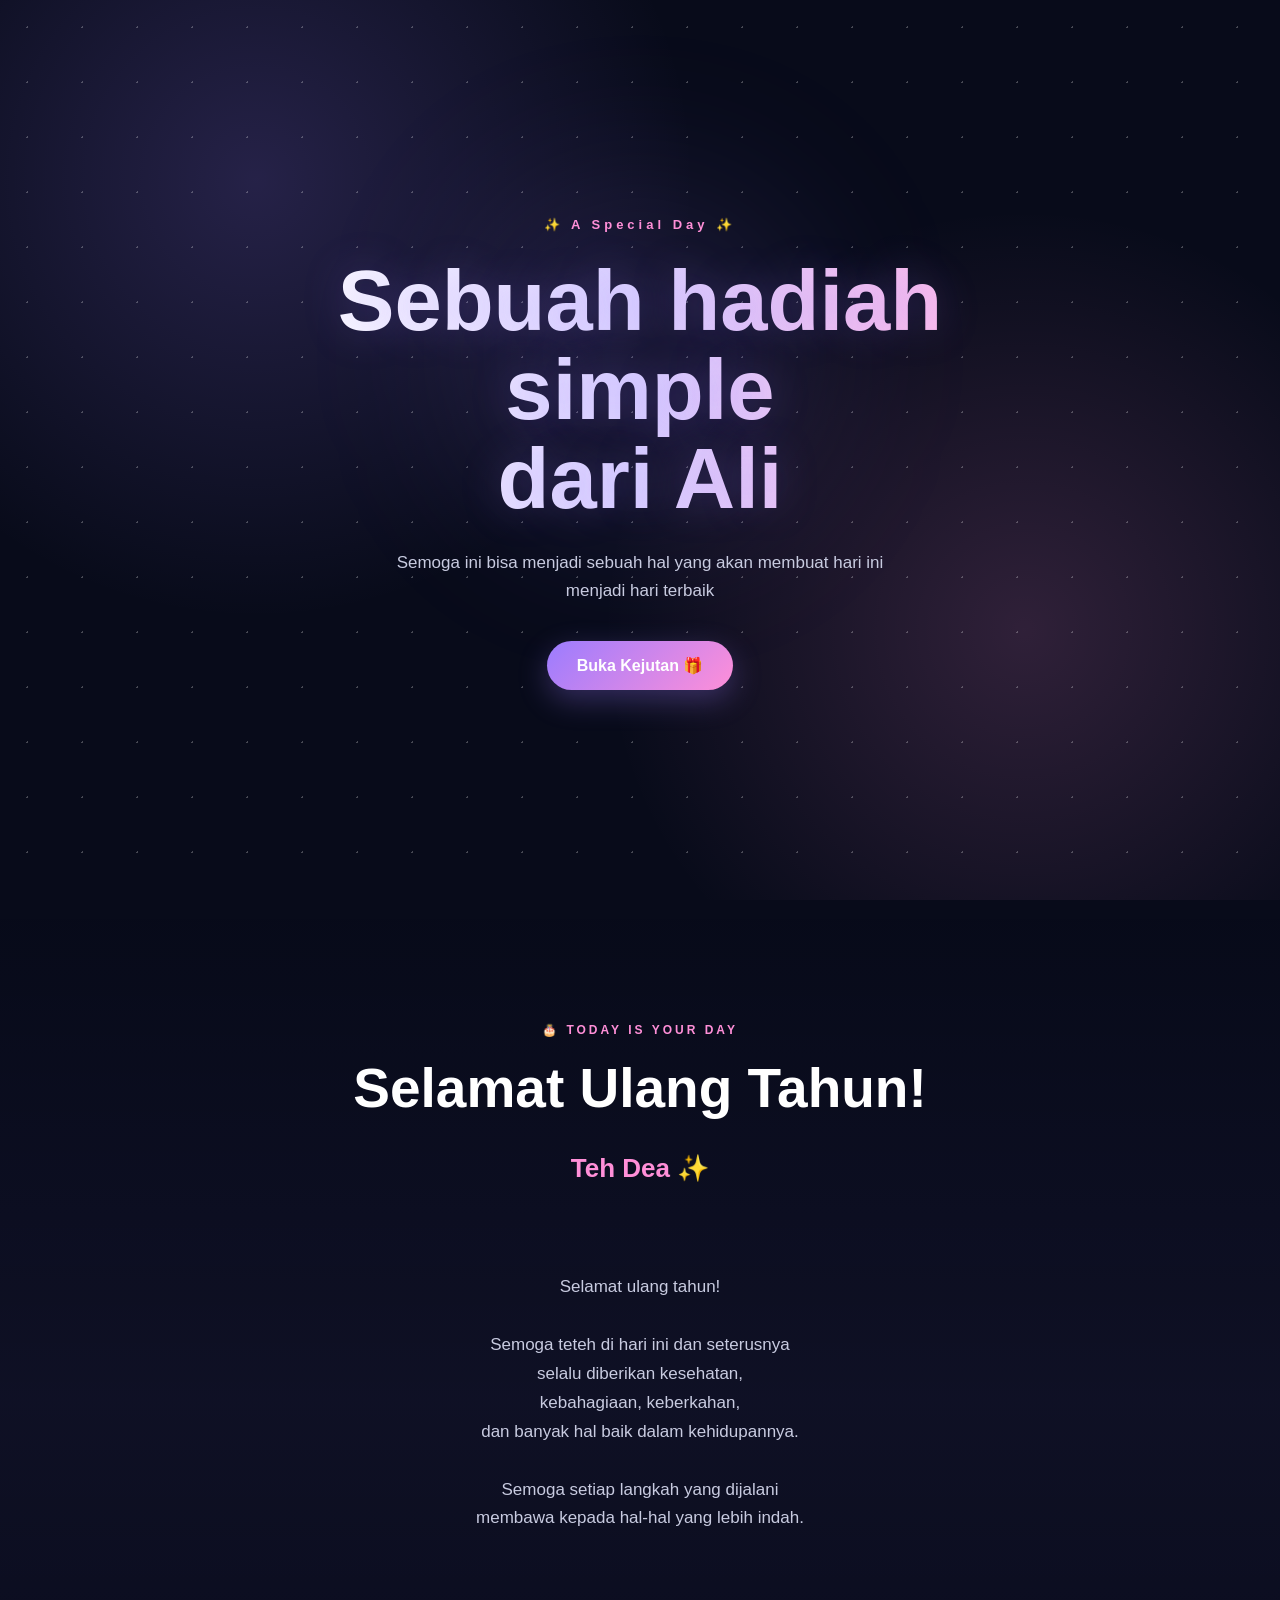
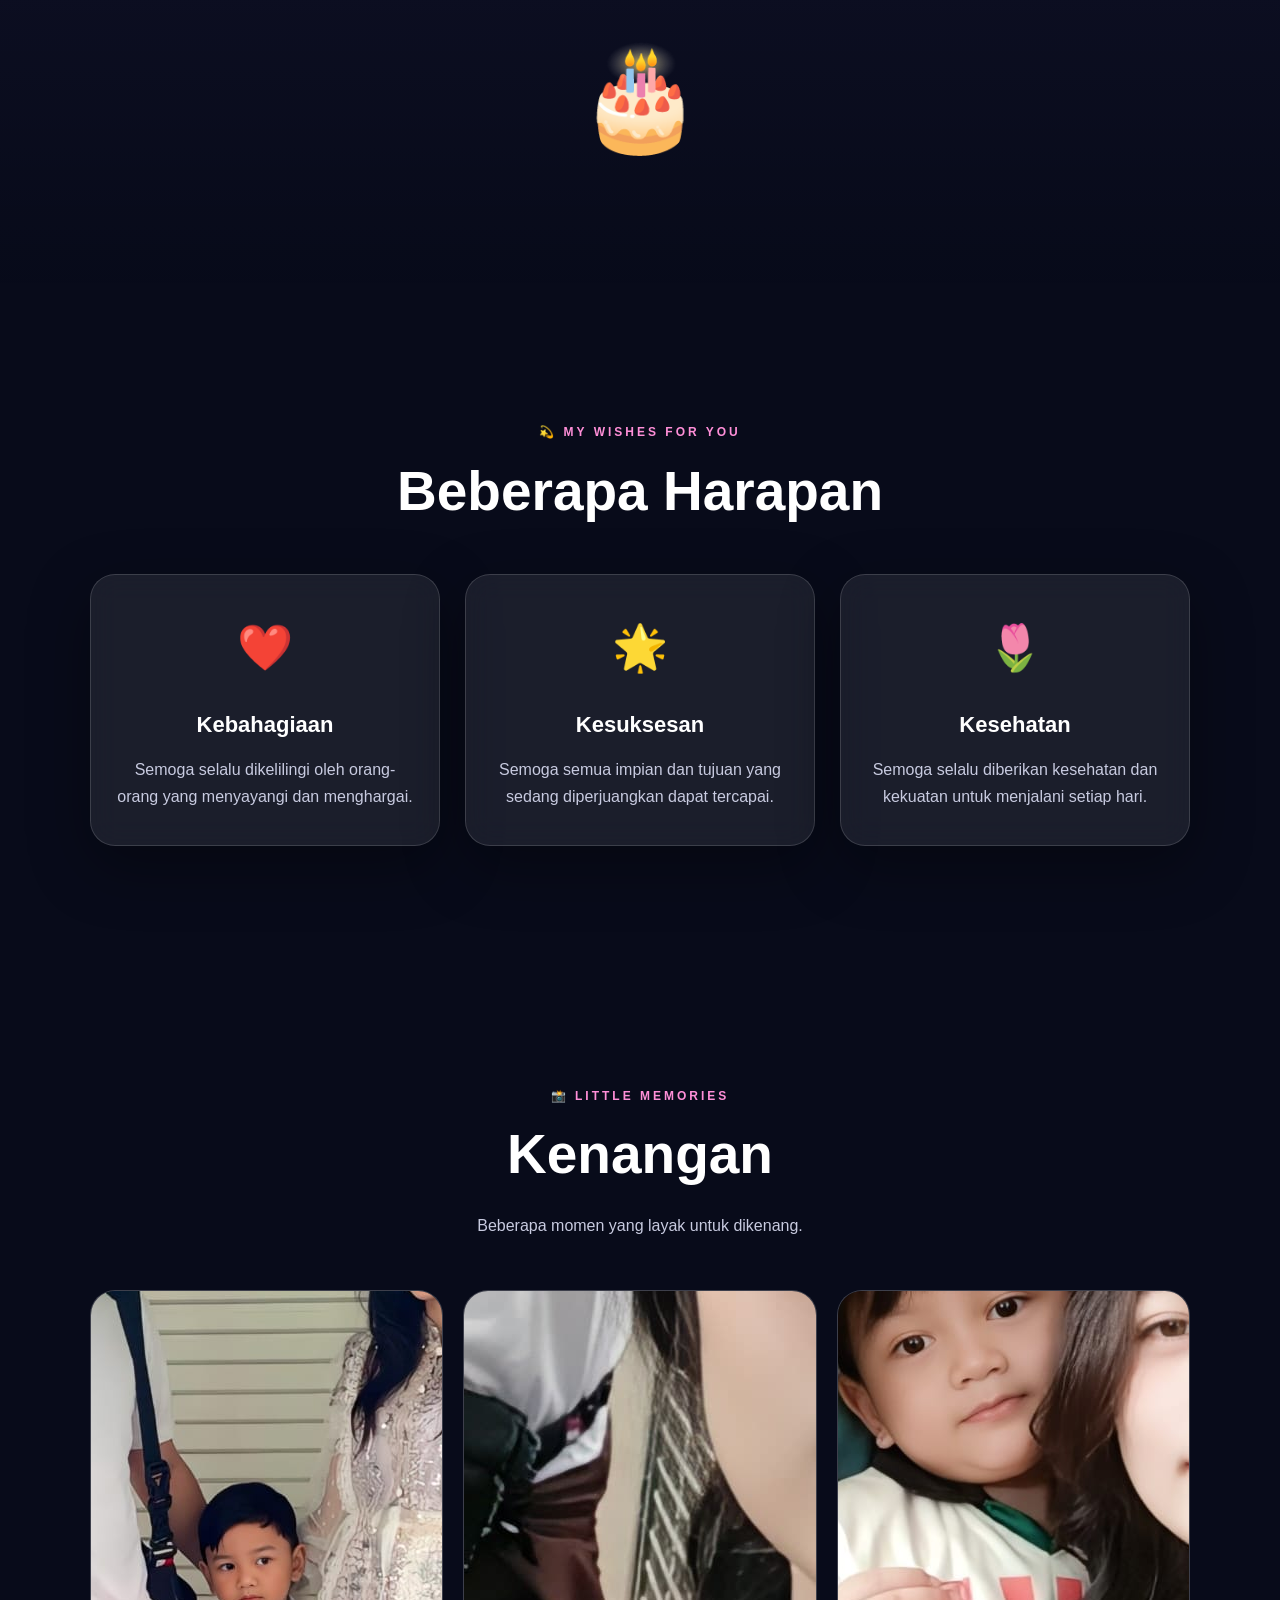
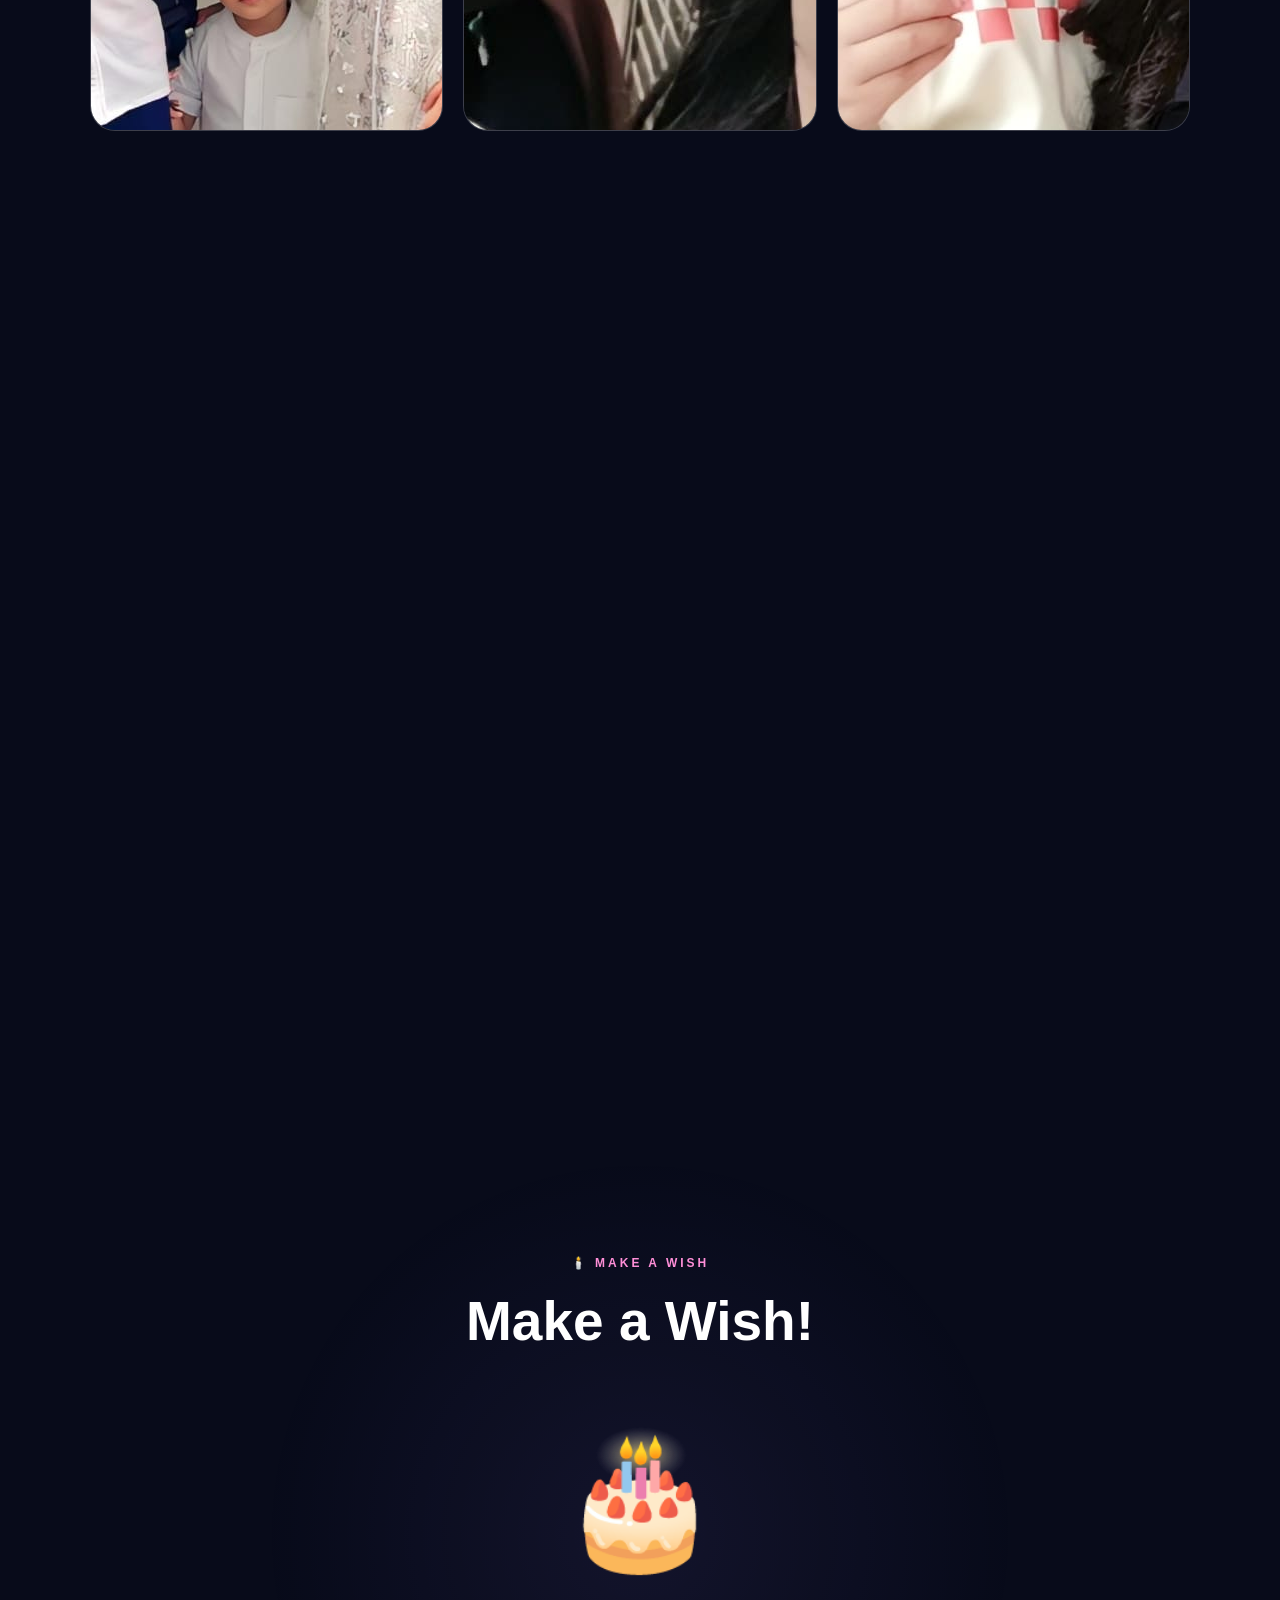
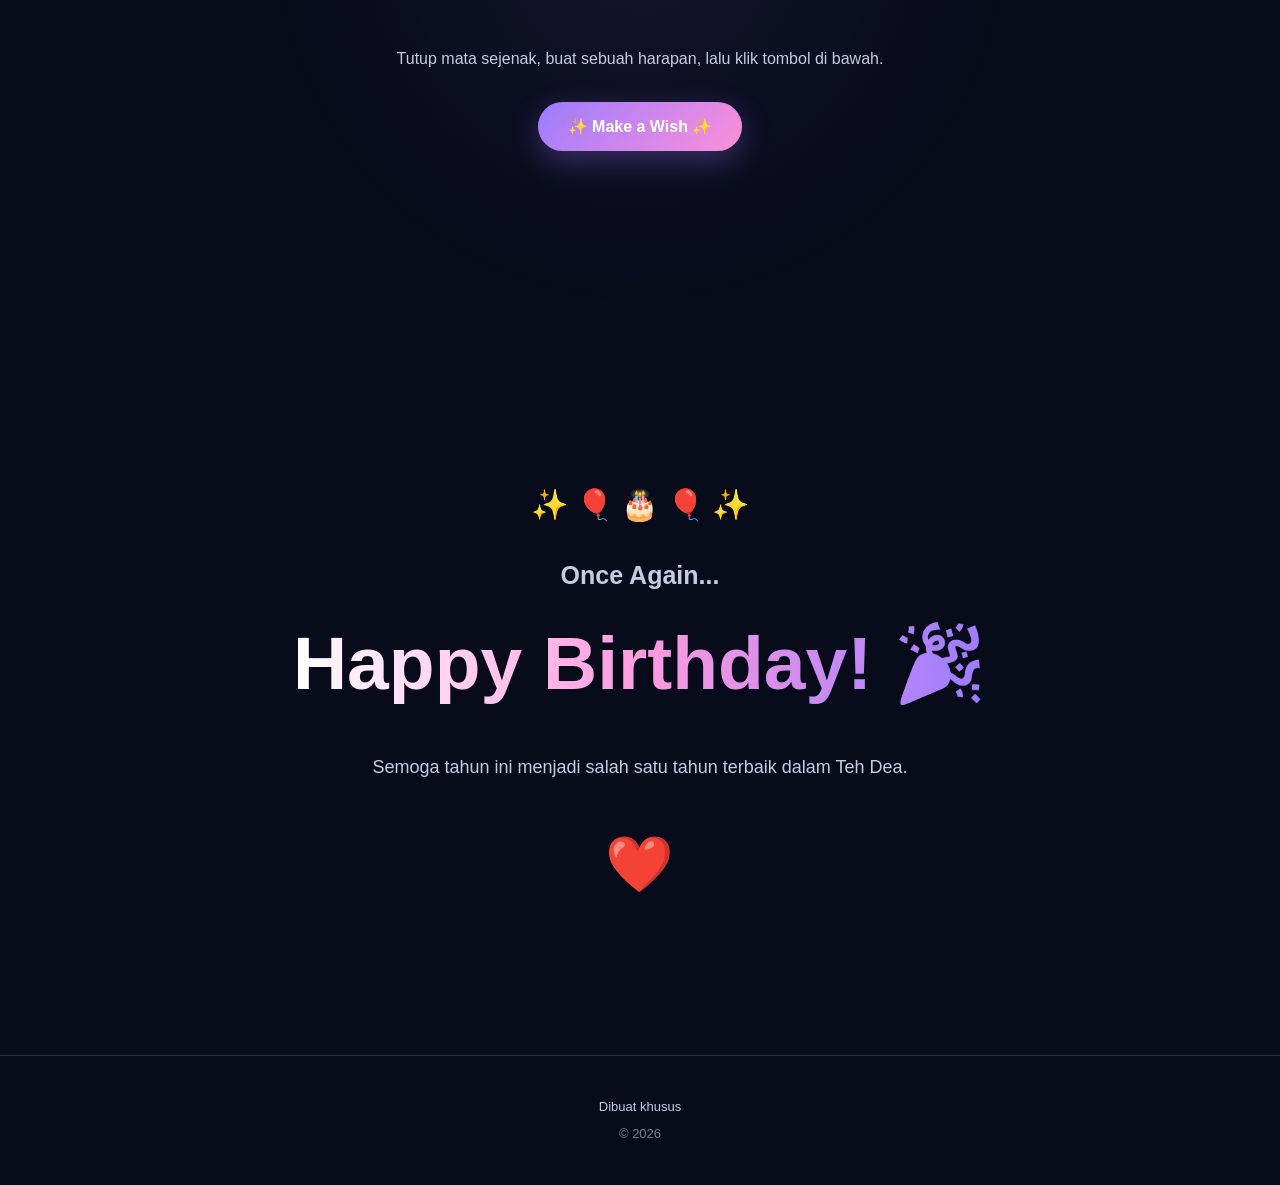
<file: web.html>
<!DOCTYPE html>
<html lang="id">

<head>
    <meta charset="UTF-8">

    <meta name="viewport"
          content="width=device-width, initial-scale=1.0">

    <meta name="description"
          content="Sebuah halaman spesial untuk merayakan hari ulang tahun.">

    <title>Selamat Ulang Tahun 🎂</title>

    <!-- CSS -->
    <link rel="stylesheet" href="style1.css">
</head>

<body>

    <!-- =========================================
         BACKGROUND DECORATION
         ========================================= -->

    <div class="background">
        <div class="stars"></div>
        <div class="glow"></div>
    </div>


    <!-- =========================================
         HERO / OPENING
         ========================================= -->

    <main>

        <section class="hero" id="home">

            <div class="hero-content">

                <span class="small-title">
                    ✨ A Special Day ✨
                </span>

                <h1>
                    Sebuah hadiah simple<br>
                    dari Ali
                </h1>

                <p>
                    Semoga ini bisa menjadi sebuah hal yang akan membuat hari ini menjadi hari terbaik
                </p>

                <button class="open-button" id="openButton">
                    Buka Kejutan 🎁
                </button>

            </div>

        </section>


        <!-- =========================================
             BIRTHDAY MESSAGE
             ========================================= -->

        <section class="birthday" id="birthday">

            <div class="section-container">

                <span class="section-label">
                    🎂 TODAY IS YOUR DAY
                </span>

                <h2>
                    Selamat Ulang Tahun!
                </h2>

                <div class="birthday-name">
                    Teh Dea ✨
                </div>

                <p class="birthday-message">

                    Selamat ulang tahun!

                    Semoga teteh di hari ini dan seterusnya
                    selalu diberikan kesehatan,
                    kebahagiaan, keberkahan,
                    dan banyak hal baik dalam kehidupannya.

                    Semoga setiap langkah yang dijalani
                    membawa kepada hal-hal yang lebih indah.

                </p>

                <div class="cake">
                    🎂
                </div>

            </div>

        </section>


        <!-- =========================================
             WISHES
             ========================================= -->

        <section class="wishes" id="wishes">

            <div class="section-container">

                <span class="section-label">
                    💫 MY WISHES FOR YOU
                </span>

                <h2>
                    Beberapa Harapan
                </h2>

                <div class="wish-grid">

                    <article class="wish-card">

                        <div class="wish-icon">
                            ❤️
                        </div>

                        <h3>
                            Kebahagiaan
                        </h3>

                        <p>
                            Semoga selalu dikelilingi
                            oleh orang-orang yang
                            menyayangi dan menghargai.
                        </p>

                    </article>


                    <article class="wish-card">

                        <div class="wish-icon">
                            🌟
                        </div>

                        <h3>
                            Kesuksesan
                        </h3>

                        <p>
                            Semoga semua impian dan
                            tujuan yang sedang diperjuangkan
                            dapat tercapai.
                        </p>

                    </article>


                    <article class="wish-card">

                        <div class="wish-icon">
                            🌷
                        </div>

                        <h3>
                            Kesehatan
                        </h3>

                        <p>
                            Semoga selalu diberikan
                            kesehatan dan kekuatan
                            untuk menjalani setiap hari.
                        </p>

                    </article>

                </div>

            </div>

        </section>


        <!-- =========================================
             PHOTO / MEMORIES
             ========================================= -->

        <section class="memories" id="memories">

            <div class="section-container">

                <span class="section-label">
                    📸 LITTLE MEMORIES
                </span>

                <h2>
                    Kenangan
                </h2>

                <p class="section-description">
                    Beberapa momen yang layak
                    untuk dikenang.
                </p>


                <div class="photo-grid">

                    <div class="photo-card">
                        <div class="photo-placeholder">
                           <img src="images/foto1.jpg" alt="kenangan 1">
                        </div>
                    </div>

                    <div class="photo-card">
                        <div class="photo-placeholder">
                            <img src="images/foto2.jpg" alt="kenangan 2">
                        </div>
                    </div>

                    <div class="photo-card">
                        <div class="photo-placeholder">
                             <img src="images/foto3.jpg" alt="kenangan 3">
                        </div>
                    </div>

                </div>

            </div>

        </section>


        <!-- =========================================
             SPECIAL MESSAGE
             ========================================= -->

        <section class="special-message" id="message">

            <div class="message-card">

                <span class="message-icon">
                    💌
                </span>

                <span class="section-label">
                    A LITTLE MESSAGE
                </span>

                <h2>
                    Untuk Teh Dea
                </h2>

                <p>
                    Mungkin ucapan ini sederhana,
                    tetapi semoga bisa menjadi
                    salah satu hal kecil yang membuat
                    hari ini terasa sedikit lebih spesial.
                </p>

                <p>
                    Terima kasih sudah menjadi bagian
                    dari keluarga dan semoga hari-hari
                    ke depan dipenuhi dengan banyak
                    cerita menyenangkan.
                </p>

                <p class="signature">
                    — Dari seseorang yang jauh
                </p>

            </div>

        </section>


        <!-- =========================================
             BIRTHDAY CAKE
             ========================================= -->

        <section class="cake-section" id="cake">

            <div class="section-container">

                <span class="section-label">
                    🕯️ MAKE A WISH
                </span>

                <h2>
                    Make a Wish!
                </h2>

                <div class="big-cake">
                    🎂
                </div>

                <p>
                    Tutup mata sejenak,
                    buat sebuah harapan,
                    lalu klik tombol di bawah.
                </p>

                <button class="wish-button" id="wishButton">
                    ✨ Make a Wish ✨
                </button>

                <div class="wish-result" id="wishResult">
                    Semoga harapanmu menjadi kenyataan. ❤️
                </div>

            </div>

        </section>


        <!-- =========================================
             FINAL MESSAGE
             ========================================= -->

        <section class="final-section">

            <div class="final-content">

                <div class="final-decoration">
                    ✨ 🎈 🎂 🎈 ✨
                </div>

                <h2>
                    Once Again...
                </h2>

                <h1>
                    Happy Birthday! 🎉
                </h1>

                <p>
                    Semoga tahun ini menjadi
                    salah satu tahun terbaik
                    dalam Teh Dea.
                </p>

                <div class="heart">
                    ❤️
                </div>

            </div>

        </section>

    </main>


    <!-- =========================================
         FOOTER
         ========================================= -->

    <footer>

        <p>
           Dibuat khusus
        </p>

        <p class="footer-year">
            © 2026
        </p>

    </footer>


    <!-- =========================================
         JAVASCRIPT
         ========================================= -->

    <script src="script2.js"></script>

</body>

</html>
</file>
<file: style1.css>
/* =========================================================
   RESET
   ========================================================= */

* {
    margin: 0;
    padding: 0;
    box-sizing: border-box;
}

html {
    scroll-behavior: smooth;
}

body {
    font-family:
        "Segoe UI",
        Arial,
        sans-serif;

    background: #080b1a;
    color: #ffffff;

    line-height: 1.7;

    overflow-x: hidden;
}


/* =========================================================
   VARIABLES
   ========================================================= */

:root {

    --primary: #9b7cff;
    --secondary: #ff8fd8;
    --blue: #6ec8ff;

    --background: #080b1a;
    --background-light: #11162c;

    --text: #ffffff;
    --text-soft: #c8cbe0;

    --glass:
        rgba(255, 255, 255, 0.08);

    --border:
        rgba(255, 255, 255, 0.15);

    --shadow:
        0 20px 60px rgba(0, 0, 0, 0.35);
}


/* =========================================================
   BACKGROUND
   ========================================================= */

.background {
    position: fixed;

    inset: 0;

    z-index: -10;

    background:
        radial-gradient(
            circle at 20% 20%,
            rgba(155, 124, 255, 0.20),
            transparent 35%
        ),

        radial-gradient(
            circle at 80% 70%,
            rgba(255, 143, 216, 0.16),
            transparent 35%
        ),

        #080b1a;
}


/* =========================================================
   STARS
   ========================================================= */

.stars {

    position: absolute;

    inset: 0;

    background-image:
        radial-gradient(
            white 1px,
            transparent 1px
        );

    background-size: 55px 55px;

    opacity: 0.25;

    animation:
        starsMove 30s linear infinite;
}


@keyframes starsMove {

    from {
        transform: translateY(0);
    }

    to {
        transform: translateY(55px);
    }
}


/* =========================================================
   GLOW
   ========================================================= */

.glow {

    position: absolute;

    width: 350px;
    height: 350px;

    border-radius: 50%;

    background:
        rgba(155, 124, 255, 0.12);

    filter: blur(80px);

    top: 20%;
    left: 50%;

    transform: translateX(-50%);

    animation:
        glowMove 6s ease-in-out infinite alternate;
}


@keyframes glowMove {

    from {
        transform:
            translateX(-50%)
            scale(1);
    }

    to {
        transform:
            translateX(-50%)
            scale(1.3);
    }
}


/* =========================================================
   HERO
   ========================================================= */

.hero {

    min-height: 100vh;

    display: flex;

    justify-content: center;

    align-items: center;

    text-align: center;

    padding: 30px;
}


.hero-content {

    max-width: 700px;

    animation:
        heroAppear 1.5s ease;
}


@keyframes heroAppear {

    from {
        opacity: 0;

        transform:
            translateY(40px);
    }

    to {
        opacity: 1;

        transform:
            translateY(0);
    }
}


.small-title {

    display: inline-block;

    color: var(--secondary);

    letter-spacing: 4px;

    font-size: 13px;

    font-weight: 600;

    margin-bottom: 20px;
}


.hero h1 {

    font-size:
        clamp(45px, 9vw, 85px);

    line-height: 1.05;

    margin-bottom: 25px;

    background:
        linear-gradient(
            90deg,
            #ffffff,
            #d9cfff,
            #ffb8e8
        );

    -webkit-background-clip: text;

    color: transparent;

    text-shadow:
        0 0 40px
        rgba(155, 124, 255, 0.25);
}


.hero p {

    color: var(--text-soft);

    max-width: 500px;

    margin:
        0 auto 35px;

    font-size: 17px;
}


/* =========================================================
   BUTTON
   ========================================================= */

button {

    font-family: inherit;

    cursor: pointer;

    border: none;
}


.open-button,
.wish-button {

    padding:
        15px 30px;

    border-radius:
        50px;

    background:
        linear-gradient(
            135deg,
            var(--primary),
            var(--secondary)
        );

    color: white;

    font-size: 16px;

    font-weight: 700;

    box-shadow:
        0 10px 30px
        rgba(155, 124, 255, 0.3);

    transition:
        0.3s ease;
}


.open-button:hover,
.wish-button:hover {

    transform:
        translateY(-5px)
        scale(1.03);

    box-shadow:
        0 15px 40px
        rgba(255, 143, 216, 0.35);
}


.open-button:active,
.wish-button:active {

    transform:
        scale(0.96);
}


/* =========================================================
   GENERAL SECTION
   ========================================================= */

section {

    position: relative;

    padding:
        120px 20px;
}


.section-container {

    width: 100%;

    max-width: 1100px;

    margin: auto;

    text-align: center;
}


.section-label {

    display: block;

    color: var(--secondary);

    font-size: 12px;

    font-weight: 700;

    letter-spacing: 3px;

    margin-bottom: 15px;
}


section h2 {

    font-size:
        clamp(32px, 6vw, 55px);

    line-height: 1.2;

    margin-bottom: 25px;
}


.section-description {

    color: var(--text-soft);

    max-width: 600px;

    margin:
        0 auto 50px;
}


/* =========================================================
   BIRTHDAY
   ========================================================= */

.birthday {

    background:
        linear-gradient(
            180deg,
            transparent,
            rgba(155, 124, 255, 0.05),
            transparent
        );
}


.birthday-name {

    font-size: 26px;

    color: var(--secondary);

    font-weight: 700;

    margin-bottom: 25px;
}


.birthday-message {

    max-width: 700px;

    margin: auto;

    color: var(--text-soft);

    font-size: 17px;

    white-space: pre-line;
}


.cake {

    font-size: 100px;

    margin-top: 50px;

    animation:
        cakeFloat 3s ease-in-out infinite;
}


@keyframes cakeFloat {

    0%,
    100% {
        transform:
            translateY(0);
    }

    50% {
        transform:
            translateY(-15px);
    }
}


/* =========================================================
   WISHES
   ========================================================= */

.wish-grid {

    display: grid;

    grid-template-columns:
        repeat(3, 1fr);

    gap: 25px;

    margin-top: 50px;
}


.wish-card {

    padding: 35px 25px;

    border:
        1px solid var(--border);

    border-radius: 25px;

    background:
        var(--glass);

    backdrop-filter:
        blur(15px);

    box-shadow:
        var(--shadow);

    transition:
        0.4s ease;
}


.wish-card:hover {

    transform:
        translateY(-10px);

    border-color:
        rgba(255, 143, 216, 0.4);
}


.wish-icon {

    font-size: 45px;

    margin-bottom: 20px;
}


.wish-card h3 {

    font-size: 22px;

    margin-bottom: 12px;
}


.wish-card p {

    color:
        var(--text-soft);
}


/* =========================================================
   MEMORIES
   ========================================================= */

.photo-grid {

    display: grid;

    grid-template-columns:
        repeat(3, 1fr);

    gap: 20px;

    margin-top: 45px;
}


.photo-card {

    aspect-ratio: 4 / 5;

    border-radius: 25px;

    overflow: hidden;

    border:
        1px solid var(--border);

    background:
        var(--glass);

    transition:
        0.4s ease;
}


.photo-card:hover {

    transform:
        scale(1.03)
        rotate(1deg);
}


.photo-placeholder {

    height: 100%;

    display: flex;

    flex-direction: column;

    justify-content: center;

    align-items: center;

    gap: 10px;

    font-size: 45px;

    color:
        var(--text-soft);

    background:
        linear-gradient(
            135deg,
            rgba(155,124,255,0.12),
            rgba(255,143,216,0.08)
        );
}


.photo-placeholder span {

    font-size: 14px;

    letter-spacing: 2px;
}


/* =========================================================
   SPECIAL MESSAGE
   ========================================================= */

.special-message {

    display: flex;

    justify-content: center;

    align-items: center;

    padding:
        150px 20px;
}


.message-card {

    width: 100%;

    max-width: 750px;

    padding:
        60px 45px;

    text-align: center;

    border:
        1px solid var(--border);

    border-radius: 35px;

    background:
        linear-gradient(
            135deg,
            rgba(155,124,255,0.12),
            rgba(255,143,216,0.08)
        );

    backdrop-filter:
        blur(20px);

    box-shadow:
        var(--shadow);
}


.message-icon {

    display: block;

    font-size: 60px;

    margin-bottom: 20px;
}


.message-card p {

    color:
        var(--text-soft);

    margin:
        20px auto;

    max-width: 600px;
}


.signature {

    color:
        var(--secondary) !important;

    font-weight: 600;

    margin-top: 35px !important;
}


/* =========================================================
   CAKE SECTION
   ========================================================= */

.cake-section {

    text-align: center;

    background:
        radial-gradient(
            circle at center,
            rgba(155,124,255,0.08),
            transparent 50%
        );
}


.big-cake {

    font-size: 130px;

    margin:
        35px 0;

    animation:
        cakeFloat 3s ease-in-out infinite;
}


.cake-section p {

    color:
        var(--text-soft);

    margin-bottom: 30px;
}


.wish-result {

    margin-top: 30px;

    color:
        var(--secondary);

    font-size: 20px;

    font-weight: 700;

    opacity: 0;

    transform:
        translateY(15px);

    transition:
        0.5s ease;
}


.wish-result.show {

    opacity: 1;

    transform:
        translateY(0);
}


/* =========================================================
   FINAL SECTION
   ========================================================= */

.final-section {

    min-height: 80vh;

    display: flex;

    justify-content: center;

    align-items: center;

    text-align: center;

    padding:
        100px 20px;
}


.final-content {

    max-width: 700px;
}


.final-decoration {

    font-size: 30px;

    margin-bottom: 30px;

    animation:
        decorationFloat 3s ease-in-out infinite;
}


@keyframes decorationFloat {

    0%,
    100% {
        transform:
            translateY(0);
    }

    50% {
        transform:
            translateY(-10px);
    }
}


.final-content h2 {

    color:
        var(--text-soft);

    font-size: 25px;

    margin-bottom: 10px;
}


.final-content h1 {

    font-size:
        clamp(40px, 8vw, 75px);

    background:
        linear-gradient(
            90deg,
            #ffffff,
            #ff9bdf,
            #9b7cff
        );

    -webkit-background-clip: text;

    color: transparent;

    margin-bottom: 25px;
}


.final-content p {

    color:
        var(--text-soft);

    font-size: 18px;
}


.heart {

    font-size: 55px;

    margin-top: 35px;

    animation:
        heartbeat 1.3s infinite;
}


@keyframes heartbeat {

    0%,
    100% {
        transform:
            scale(1);
    }

    15% {
        transform:
            scale(1.15);
    }

    30% {
        transform:
            scale(1);
    }

    45% {
        transform:
            scale(1.1);
    }
}


/* =========================================================
   FOOTER
   ========================================================= */

footer {

    text-align: center;

    padding:
        40px 20px;

    border-top:
        1px solid var(--border);

    color:
        var(--text-soft);

    font-size: 13px;
}


.footer-year {

    margin-top: 5px;

    opacity: 0.6;
}


/* =========================================================
   RESPONSIVE — TABLET
   ========================================================= */

@media (max-width: 800px) {

    .wish-grid {

        grid-template-columns:
            1fr;
    }


    .photo-grid {

        grid-template-columns:
            1fr 1fr;
    }


    .message-card {

        padding:
            45px 25px;
    }
}


/* =========================================================
   RESPONSIVE — PHONE
   ========================================================= */

@media (max-width: 550px) {

    section {

        padding:
            90px 18px;
    }


    .hero {

        padding:
            25px 18px;
    }


    .hero p {

        font-size: 15px;
    }


    .small-title {

        letter-spacing: 2px;
    }


    .photo-grid {

        grid-template-columns:
            1fr;
    }


    .big-cake {

        font-size: 100px;
    }


    .cake {

        font-size: 80px;
    }


    .message-card {

        padding:
            40px 22px;
    }


    .final-section {

        min-height:
            70vh;
    }
}


/* =========================================================
   SELECTION
   ========================================================= */

::selection {

    background:
        var(--secondary);

    color:
        white;
}
</file>
